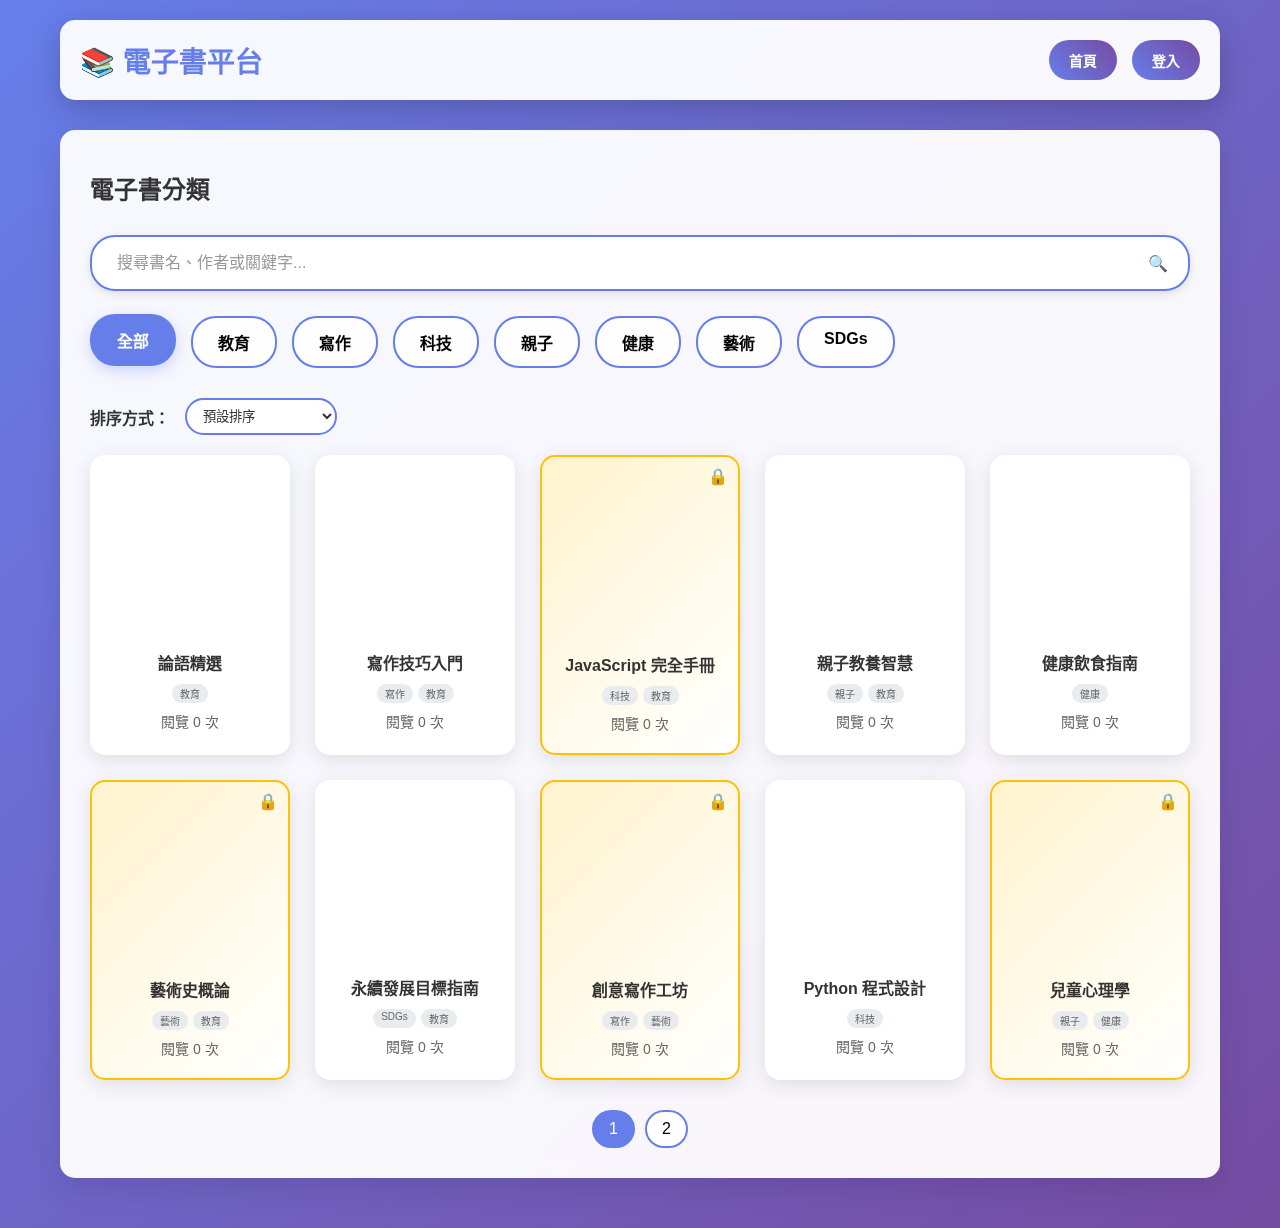
<file: ebook/index.html>
<!DOCTYPE html>
<html lang="zh-TW">

<head>
    <meta charset="UTF-8">
    <meta name="viewport" content="width=device-width, initial-scale=1.0">
    <title>電子書平台</title>
    <link rel="stylesheet" href="styles.css">
</head>

<body>
    <div class="container">
        <!-- 標頭 -->
        <div class="header">
            <div class="logo">📚 電子書平台</div>
            <div class="nav-buttons">
                <button class="btn btn-primary" onclick="showSection('home')" id="homeBtn">首頁</button>
                <button class="btn btn-secondary" onclick="showSection('admin')" id="adminBtn"
                    style="display: none;">後台管理</button>
                <button class="btn btn-secondary" onclick="logout()" id="logoutBtn" style="display: none;">登出</button>
                <button class="btn btn-primary" onclick="showSection('login')" id="loginBtn">登入</button>
            </div>
        </div>

        <!-- 登入頁面 -->
        <div class="section" id="loginSection">
            <div class="login-form">
                <h2 style="margin-bottom: 30px; color: #333;">會員登入</h2>
                <div class="form-group">
                    <label>帳號</label>
                    <input type="text" id="username" placeholder="請輸入帳號">
                </div>
                <div class="form-group">
                    <label>密碼</label>
                    <input type="password" id="password" placeholder="請輸入密碼">
                </div>
                <button class="btn btn-primary" onclick="login()" style="width: 100%; margin-top: 20px;">登入</button>
            </div>
        </div>

        <!-- 首頁 -->
        <div class="section active" id="homeSection">
            <div class="user-info" id="userInfo"></div>
            <h2 style="margin-bottom: 30px; color: #333;">電子書分類</h2>

            <!-- 搜尋功能 -->
            <div class="search-container">
                <div class="search-box">
                    <input type="text" id="searchInput" placeholder="搜尋書名、作者或關鍵字..."
                        onkeypress="handleSearchKeyPress(event)" oninput="handleSearchInput()">
                    <button class="search-btn" onclick="performSearch()">🔍</button>
                    <button class="clear-btn" onclick="clearSearch()" id="clearSearchBtn"
                        style="display: none;">✕</button>
                </div>
                <div class="search-status" id="searchStatus"></div>
            </div>

            <div class="categories" id="categories">
                <div class="category-btn active" onclick="selectCategory('all')">全部</div>
            </div>

            <!-- 排序選項 -->
            <div style="margin-bottom: 20px; display: flex; align-items: center; gap: 15px;">
                <span style="font-weight: bold; color: #333;">排序方式：</span>
                <select id="sortOption" onchange="changeSortOrder()"
                    style="padding: 8px 12px; border: 2px solid #667eea; border-radius: 20px; background: white;">
                    <option value="default">預設排序</option>
                    <option value="views_desc">閱覽次數 (高到低)</option>
                    <option value="views_asc">閱覽次數 (低到高)</option>
                    <option value="title_asc">書名 (A到Z)</option>
                    <option value="title_desc">書名 (Z到A)</option>
                    <option value="author_asc">作者 (A到Z)</option>
                    <option value="author_desc">作者 (Z到A)</option>
                </select>
            </div>

            <div class="ebooks-grid" id="ebooksGrid"></div>
            <div class="pagination" id="pagination"></div>
        </div>

        <!-- 後台管理 -->
        <div class="section" id="adminSection">
            <h2 style="margin-bottom: 30px; color: #333;">後台管理</h2>

            <!-- 管理選項卡 -->
            <div style="margin-bottom: 30px;">
                <button class="btn btn-primary" onclick="showAdminTab('books')" id="booksTabBtn">電子書管理</button>
                <button class="btn btn-secondary" onclick="showAdminTab('categories')" id="categoriesTabBtn"
                    style="margin-left: 10px;">分類管理</button>
            </div>

            <!-- 電子書管理區 -->
            <div id="booksAdminArea">
                <div style="margin-bottom: 20px;">
                    <button class="btn btn-primary" onclick="showAddEbookModal()">新增電子書</button>
                    <button class="btn btn-secondary" onclick="resetToDefault()"
                        style="margin-left: 10px;">重置為預設資料</button>
                    <button class="btn btn-secondary" onclick="exportData()" style="margin-left: 10px;">匯出資料</button>
                    <button class="btn btn-secondary" onclick="importData()" style="margin-left: 10px;">匯入資料</button>
                </div>

                <!-- 後台搜尋功能 -->
                <div class="search-container">
                    <div class="search-box">
                        <input type="text" id="adminSearchInput" placeholder="搜尋書名、作者、分類或關鍵字..."
                            onkeypress="handleAdminSearchKeyPress(event)" oninput="handleAdminSearchInput()">
                        <button class="search-btn" onclick="performAdminSearch()">🔍</button>
                        <button class="clear-btn" onclick="clearAdminSearch()" id="clearAdminSearchBtn"
                            style="display: none;">✕</button>
                    </div>
                    <div class="search-status" id="adminSearchStatus"></div>
                </div>

                <div class="categories" id="adminCategories">
                    <div class="category-btn active" onclick="selectAdminCategory('all')">全部</div>
                </div>

                <!-- 後台排序選項 -->
                <div style="margin-bottom: 20px; display: flex; align-items: center; gap: 15px;">
                    <span style="font-weight: bold; color: #333;">排序方式：</span>
                    <select id="adminSortOption" onchange="changeAdminSortOrder()"
                        style="padding: 8px 12px; border: 2px solid #667eea; border-radius: 20px; background: white;">
                        <option value="default">預設排序</option>
                        <option value="views_desc">閱覽次數 (高到低)</option>
                        <option value="views_asc">閱覽次數 (低到高)</option>
                        <option value="title_asc">書名 (A到Z)</option>
                        <option value="title_desc">書名 (Z到A)</option>
                        <option value="author_asc">作者 (A到Z)</option>
                        <option value="author_desc">作者 (Z到A)</option>
                        <option value="id_asc">ID (小到大)</option>
                        <option value="id_desc">ID (大到小)</option>
                    </select>
                </div>

                <table class="admin-table">
                    <thead>
                        <tr>
                            <th>封面</th>
                            <th>書名</th>
                            <th>作者</th>
                            <th>分類</th>
                            <th>權限</th>
                            <th>閱覽次數</th>
                            <th>操作</th>
                        </tr>
                    </thead>
                    <tbody id="adminTableBody"></tbody>
                </table>
                <div class="pagination" id="adminPagination"></div>
            </div>

            <!-- 分類管理區 -->
            <div id="categoriesAdminArea" style="display: none;">
                <div style="margin-bottom: 20px;">
                    <button class="btn btn-primary" onclick="showAddCategoryModal()">新增分類</button>
                </div>

                <table class="admin-table">
                    <thead>
                        <tr>
                            <th>分類名稱</th>
                            <th>電子書數量</th>
                            <th>操作</th>
                        </tr>
                    </thead>
                    <tbody id="categoriesTableBody"></tbody>
                </table>
            </div>
        </div>
    </div>

    <!-- 需要登入提示彈窗 -->
    <div class="modal" id="loginRequiredModal">
        <div class="modal-content">
            <div class="modal-header">
                <h3>需要登入</h3>
                <span class="close" onclick="closeLoginRequiredModal()">&times;</span>
            </div>
            <p style="margin-bottom: 20px;">此電子書需要登入才能觀看，請先登入您的帳號。</p>
            <div style="display: flex; gap: 10px; justify-content: end;">
                <button type="button" class="btn btn-secondary" onclick="closeLoginRequiredModal()">取消</button>
                <button type="button" class="btn btn-primary"
                    onclick="showSection('login'); closeLoginRequiredModal();">前往登入</button>
            </div>
        </div>
    </div>

    <!-- 新增/編輯分類彈窗 -->
    <div class="modal" id="categoryModal">
        <div class="modal-content">
            <div class="modal-header">
                <h3 id="categoryModalTitle">新增分類</h3>
                <span class="close" onclick="closeCategoryModal()">&times;</span>
            </div>
            <form id="categoryForm" onsubmit="saveCategory(event)">
                <div class="form-group">
                    <label>分類名稱</label>
                    <input type="text" id="categoryName" required placeholder="請輸入分類名稱">
                </div>
                <div style="display: flex; gap: 10px; justify-content: end;">
                    <button type="button" class="btn btn-secondary" onclick="closeCategoryModal()">取消</button>
                    <button type="submit" class="btn btn-primary">儲存</button>
                </div>
            </form>
        </div>
    </div>

    <!-- 新增/編輯電子書彈窗 -->
    <div class="modal" id="ebookModal">
        <div class="modal-content">
            <div class="modal-header">
                <h3 id="modalTitle">新增電子書</h3>
                <span class="close" onclick="closeModal()">&times;</span>
            </div>
            <form id="ebookForm" onsubmit="saveEbook(event)">
                <div class="form-group">
                    <label>書名</label>
                    <input type="text" id="ebookTitle" required>
                </div>
                <div class="form-group">
                    <label>作者</label>
                    <input type="text" id="ebookAuthor" required>
                </div>
                <div class="form-group">
                    <label>分類 (可選擇多個)</label>
                    <div id="categoryCheckboxes" class="category-checkboxes">
                        <!-- 動態生成分類勾選框 -->
                    </div>
                </div>
                <div class="form-group">
                    <label>封面照片網址</label>
                    <input type="url" id="ebookCover" placeholder="https://example.com/cover.jpg">
                </div>
                <div class="form-group">
                    <label>電子書介紹</label>
                    <textarea id="ebookDescription" rows="4"></textarea>
                </div>
                <div class="form-group">
                    <label>電子書網址</label>
                    <input type="url" id="ebookUrl" required placeholder="https://example.com/book.pdf">
                </div>
                <div class="form-group">
                    <label class="checkbox-label">
                        <input type="checkbox" id="isPublic" checked>
                        開放所有人觀看 (不勾選則需要登入才能觀看)
                    </label>
                </div>
                <div style="display: flex; gap: 10px; justify-content: end;">
                    <button type="button" class="btn btn-secondary" onclick="closeModal()">取消</button>
                    <button type="submit" class="btn btn-primary">儲存</button>
                </div>
            </form>
        </div>
    </div>

    <script src="script.js"></script>
</body>

</html>
</file>
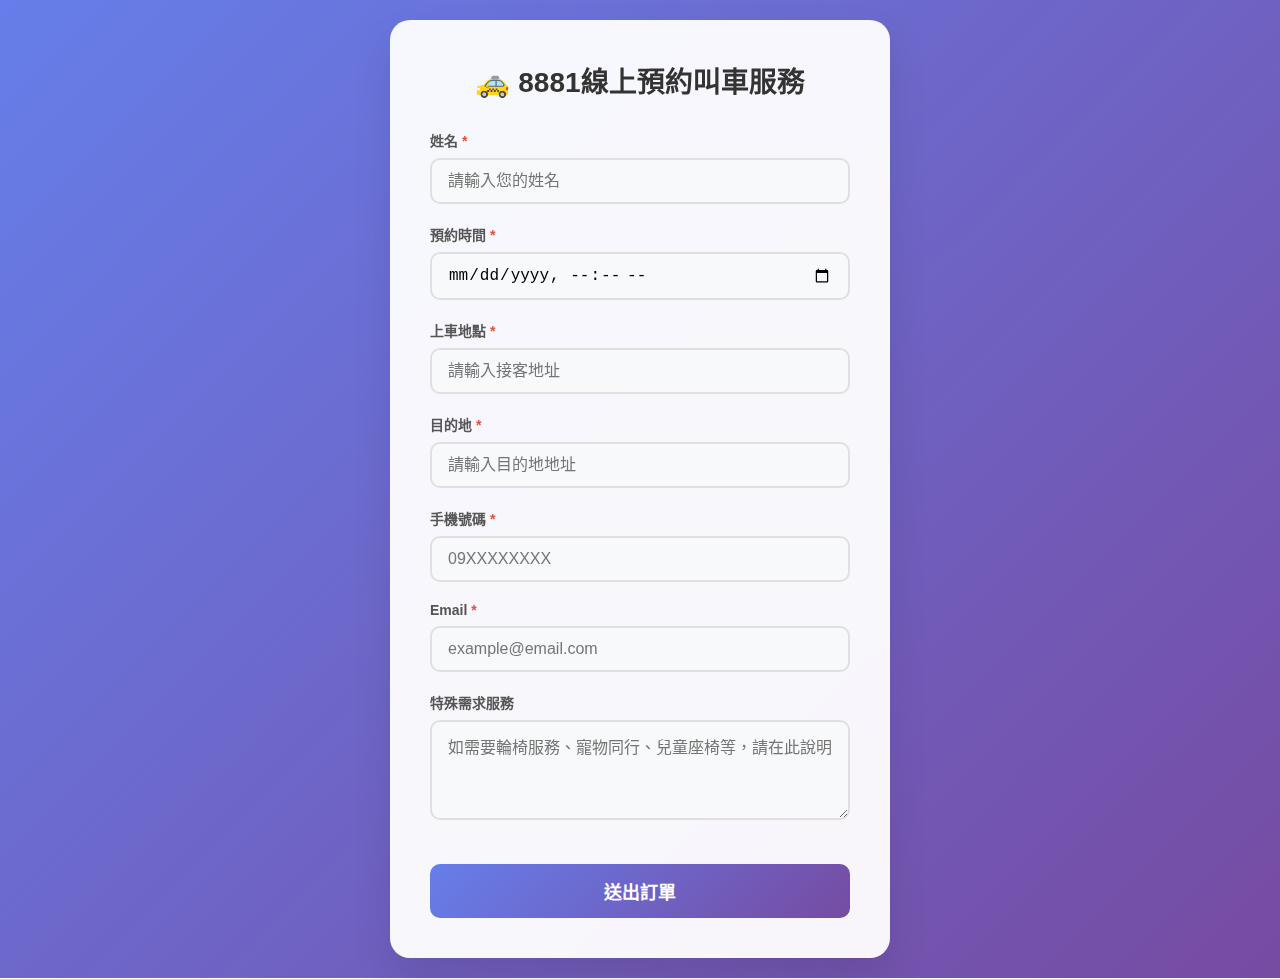
<file: car_call.html>
<!DOCTYPE html>
<html lang="zh-TW">

<head>
    <meta charset="UTF-8">
    <meta name="viewport" content="width=device-width, initial-scale=1.0">
    <title>8881線上預約叫車服務</title>
    <style>
        * {
            margin: 0;
            padding: 0;
            box-sizing: border-box;
        }

        body {
            font-family: -apple-system, BlinkMacSystemFont, "Segoe UI", Roboto, "Helvetica Neue", Arial, sans-serif;
            background: linear-gradient(135deg, #667eea 0%, #764ba2 100%);
            min-height: 100vh;
            display: flex;
            align-items: center;
            justify-content: center;
            padding: 20px;
        }

        .container {
            background: rgba(255, 255, 255, 0.95);
            backdrop-filter: blur(10px);
            border-radius: 20px;
            box-shadow: 0 20px 40px rgba(0, 0, 0, 0.1);
            padding: 40px;
            max-width: 500px;
            width: 100%;
            animation: slideIn 0.5s ease-out;
        }

        @keyframes slideIn {
            from {
                opacity: 0;
                transform: translateY(30px);
            }

            to {
                opacity: 1;
                transform: translateY(0);
            }
        }

        h1 {
            color: #333;
            text-align: center;
            margin-bottom: 30px;
            font-size: 28px;
        }

        .form-group {
            margin-bottom: 20px;
        }

        label {
            display: block;
            color: #555;
            font-weight: 600;
            margin-bottom: 8px;
            font-size: 14px;
        }

        input,
        select,
        textarea {
            width: 100%;
            padding: 12px 16px;
            border: 2px solid #e0e0e0;
            border-radius: 10px;
            font-size: 16px;
            transition: all 0.3s ease;
            background: #f8f9fa;
        }

        input:focus,
        select:focus,
        textarea:focus {
            outline: none;
            border-color: #667eea;
            background: #fff;
            transform: translateY(-2px);
            box-shadow: 0 5px 15px rgba(102, 126, 234, 0.1);
        }

        input[type="datetime-local"] {
            cursor: pointer;
        }

        textarea {
            resize: vertical;
            min-height: 100px;
        }

        .submit-btn {
            width: 100%;
            padding: 14px;
            background: linear-gradient(135deg, #667eea 0%, #764ba2 100%);
            color: white;
            border: none;
            border-radius: 10px;
            font-size: 18px;
            font-weight: 600;
            cursor: pointer;
            transition: all 0.3s ease;
            margin-top: 20px;
        }

        .submit-btn:hover {
            transform: translateY(-2px);
            box-shadow: 0 10px 25px rgba(102, 126, 234, 0.3);
        }

        .submit-btn:active {
            transform: translateY(0);
        }

        .modal {
            display: none;
            position: fixed;
            z-index: 1000;
            left: 0;
            top: 0;
            width: 100%;
            height: 100%;
            background-color: rgba(0, 0, 0, 0.5);
            animation: fadeIn 0.3s ease;
        }

        @keyframes fadeIn {
            from {
                opacity: 0;
            }

            to {
                opacity: 1;
            }
        }

        .modal-content {
            background-color: #fefefe;
            margin: 5% auto;
            padding: 30px;
            border-radius: 15px;
            width: 90%;
            max-width: 600px;
            animation: slideDown 0.3s ease;
        }

        @keyframes slideDown {
            from {
                opacity: 0;
                transform: translateY(-50px);
            }

            to {
                opacity: 1;
                transform: translateY(0);
            }
        }

        .close {
            color: #aaa;
            float: right;
            font-size: 28px;
            font-weight: bold;
            cursor: pointer;
            transition: color 0.3s ease;
        }

        .close:hover {
            color: #000;
        }

        .order-details {
            margin: 20px 0;
            line-height: 1.8;
        }

        .order-details p {
            margin: 10px 0;
            padding: 10px;
            background: #f8f9fa;
            border-radius: 8px;
        }

        .email-btn {
            display: inline-block;
            padding: 12px 24px;
            background: #28a745;
            color: white;
            text-decoration: none;
            border-radius: 8px;
            margin-top: 20px;
            transition: all 0.3s ease;
        }

        .email-btn:hover {
            background: #218838;
            transform: translateY(-2px);
            box-shadow: 0 5px 15px rgba(40, 167, 69, 0.3);
        }

        .required {
            color: #e74c3c;
        }
    </style>
</head>

<body>
    <div class="container">
        <h1>🚕 8881線上預約叫車服務</h1>
        <form id="bookingForm">
            <div class="form-group">
                <label for="name">姓名 <span class="required">*</span></label>
                <input type="text" id="name" name="name" required placeholder="請輸入您的姓名">
            </div>

            <div class="form-group">
                <label for="arrivalTime">預約時間 <span class="required">*</span></label>
                <input type="datetime-local" id="arrivalTime" name="arrivalTime" required>
            </div>

            <div class="form-group">
                <label for="pickupLocation">上車地點 <span class="required">*</span></label>
                <input type="text" id="pickupLocation" name="pickupLocation" required placeholder="請輸入接客地址">
            </div>

            <div class="form-group">
                <label for="destination">目的地 <span class="required">*</span></label>
                <input type="text" id="destination" name="destination" required placeholder="請輸入目的地地址">
            </div>

            <div class="form-group">
                <label for="phone">手機號碼 <span class="required">*</span></label>
                <input type="tel" id="phone" name="phone" required placeholder="09XXXXXXXX"
                    pattern="[0-9]{4}[0-9]{3}[0-9]{3}">
            </div>

            <div class="form-group">
                <label for="email">Email <span class="required">*</span></label>
                <input type="email" id="email" name="email" required placeholder="example@email.com">
            </div>

            <div class="form-group">
                <label for="specialService">特殊需求服務</label>
                <textarea id="specialService" name="specialService" placeholder="如需要輪椅服務、寵物同行、兒童座椅等，請在此說明"></textarea>
            </div>

            <button type="submit" class="submit-btn">送出訂單</button>
        </form>
    </div>

    <div id="modal" class="modal">
        <div class="modal-content">
            <span class="close">&times;</span>
            <h2>✅ 訂單已確認</h2>
            <div class="order-details" id="orderDetails"></div>
            <a href="" id="emailLink" class="email-btn">📧 點擊發送郵件確認</a>
        </div>
    </div>

    <script>
        // 設定最小時間為現在
        const now = new Date();
        const localDateTime = new Date(now.getTime() - now.getTimezoneOffset() * 60000).toISOString().slice(0, 16);
        document.getElementById('arrivalTime').min = localDateTime;

        // 表單提交處理
        document.getElementById('bookingForm').addEventListener('submit', function (e) {
            e.preventDefault();

            // 收集表單資料
            const formData = {
                name: document.getElementById('name').value,
                arrivalTime: new Date(document.getElementById('arrivalTime').value).toLocaleString('zh-TW'),
                pickupLocation: document.getElementById('pickupLocation').value,
                destination: document.getElementById('destination').value,
                phone: document.getElementById('phone').value,
                email: document.getElementById('email').value,
                specialService: document.getElementById('specialService').value || '無'
            };

            // 建立郵件內容
            const emailSubject = `叫車服務預約 - ${formData.name}`;
            const emailBody = `
叫車服務預約詳情：

姓名：${formData.name}
預約時間：${formData.arrivalTime}
上車地點：${formData.pickupLocation}
目的地：${formData.destination}
手機號碼：${formData.phone}
Email：${formData.email}
特殊需求服務：${formData.specialService}

預約時間：${new Date().toLocaleString('zh-TW')}
            `.trim();

            // 建立mailto連結
            const mailtoLink = `mailto:kwcmath@gmail.com?subject=${encodeURIComponent(emailSubject)}&body=${encodeURIComponent(emailBody)}`;
            document.getElementById('emailLink').href = mailtoLink;

            // 顯示訂單詳情
            const orderDetailsHTML = `
                <p><strong>姓名：</strong>${formData.name}</p>
                <p><strong>預約時間：</strong>${formData.arrivalTime}</p>
                <p><strong>上車地點：</strong>${formData.pickupLocation}</p>
                <p><strong>目的地：</strong>${formData.destination}</p>
                <p><strong>手機號碼：</strong>${formData.phone}</p>
                <p><strong>Email：</strong>${formData.email}</p>
                <p><strong>特殊需求服務：</strong>${formData.specialService}</p>
            `;
            document.getElementById('orderDetails').innerHTML = orderDetailsHTML;

            // 顯示模態視窗
            document.getElementById('modal').style.display = 'block';
        });

        // 關閉模態視窗
        document.getElementsByClassName('close')[0].onclick = function () {
            document.getElementById('modal').style.display = 'none';
            // 重置表單
            document.getElementById('bookingForm').reset();
        }

        // 點擊模態視窗外部關閉
        window.onclick = function (event) {
            const modal = document.getElementById('modal');
            if (event.target == modal) {
                modal.style.display = 'none';
                document.getElementById('bookingForm').reset();
            }
        }
    </script>
</body>

</html>
</file>
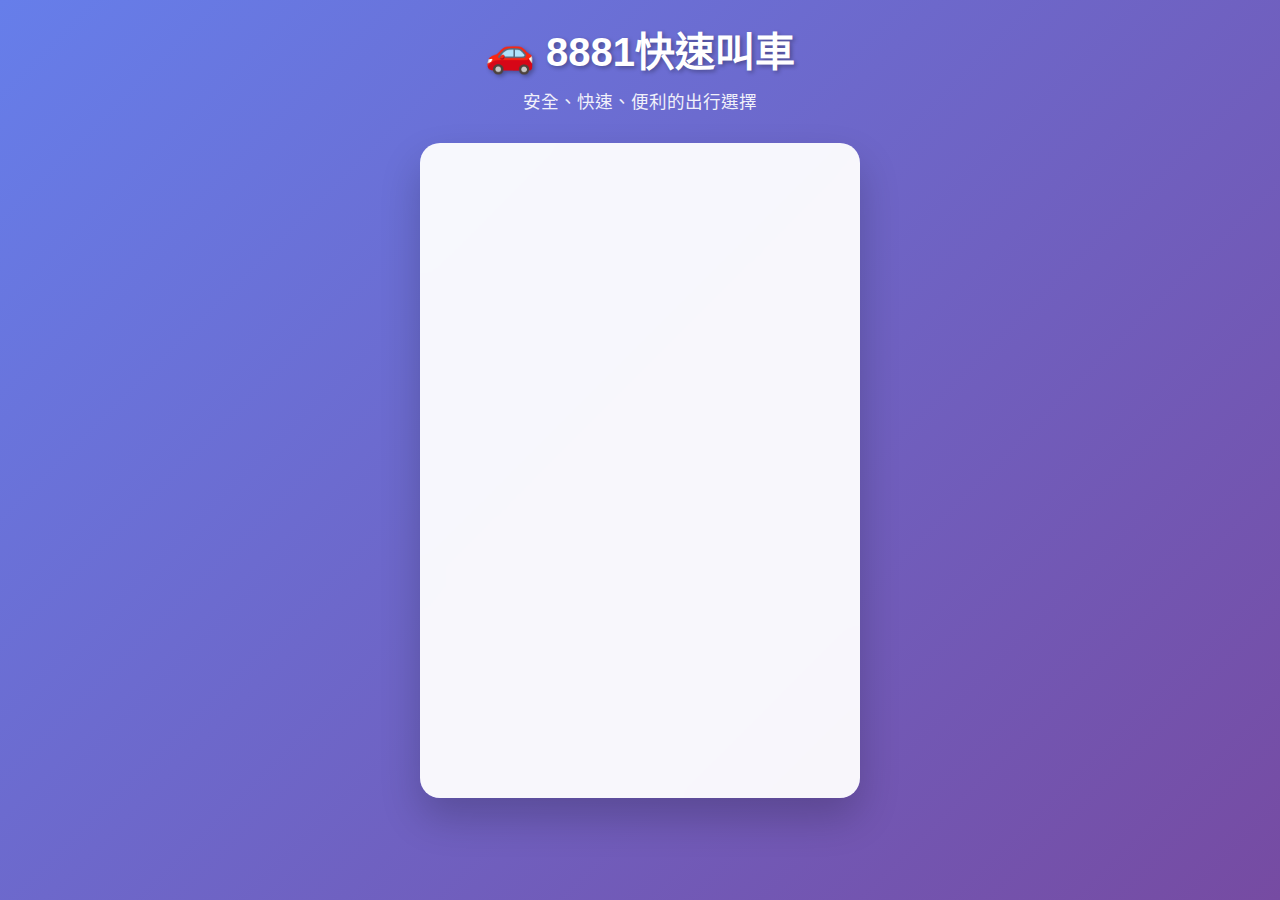
<file: car_fast.html>
<!DOCTYPE html>
<html lang="zh-TW">
<head>
    <meta charset="UTF-8">
    <meta name="viewport" content="width=device-width, initial-scale=1.0">
    <title>快速叫車 - 您的智慧出行夥伴</title>
    <style>
        * {
            margin: 0;
            padding: 0;
            box-sizing: border-box;
        }

        body {
            font-family: -apple-system, BlinkMacSystemFont, 'Segoe UI', Roboto, Arial, sans-serif;
            background: linear-gradient(135deg, #667eea 0%, #764ba2 100%);
            min-height: 100vh;
            color: #333;
            overflow-x: hidden;
        }

        .container {
            max-width: 480px;
            margin: 0 auto;
            padding: 20px;
            min-height: 100vh;
        }

        .header {
            text-align: center;
            color: white;
            margin-bottom: 30px;
            animation: fadeInDown 0.8s ease-out;
        }

        .header h1 {
            font-size: 2.5em;
            margin-bottom: 10px;
            text-shadow: 2px 2px 4px rgba(0,0,0,0.3);
        }

        .header p {
            font-size: 1.1em;
            opacity: 0.9;
        }

        .booking-card {
            background: rgba(255, 255, 255, 0.95);
            border-radius: 20px;
            padding: 30px;
            box-shadow: 0 20px 40px rgba(0,0,0,0.2);
            backdrop-filter: blur(10px);
            animation: slideUp 0.6s ease-out;
        }

        .location-section {
            margin-bottom: 25px;
        }

        .location-input {
            position: relative;
            margin-bottom: 15px;
            animation: fadeIn 0.8s ease-out forwards;
            opacity: 0;
        }

        .location-input:nth-child(2) {
            animation-delay: 0.2s;
        }

        .location-input label {
            display: block;
            font-weight: 600;
            margin-bottom: 8px;
            color: #555;
            font-size: 0.9em;
        }

        .input-wrapper {
            position: relative;
            display: flex;
            align-items: center;
        }

        .location-icon {
            position: absolute;
            left: 15px;
            font-size: 1.2em;
        }

        .pickup-icon {
            color: #4CAF50;
        }

        .destination-icon {
            color: #FF5722;
        }

        input[type="text"] {
            width: 100%;
            padding: 15px 15px 15px 45px;
            border: 2px solid #e0e0e0;
            border-radius: 12px;
            font-size: 1em;
            transition: all 0.3s ease;
            background: #f8f8f8;
        }

        input[type="text"]:focus {
            outline: none;
            border-color: #667eea;
            background: white;
            transform: translateY(-2px);
            box-shadow: 0 5px 15px rgba(102, 126, 234, 0.2);
        }

        .current-location-btn {
            position: absolute;
            right: 10px;
            background: #667eea;
            color: white;
            border: none;
            padding: 8px 15px;
            border-radius: 8px;
            cursor: pointer;
            font-size: 0.85em;
            transition: all 0.3s ease;
        }

        .current-location-btn:hover {
            background: #5a67d8;
            transform: scale(1.05);
        }

        .car-types {
            margin: 25px 0;
            animation: fadeIn 1s ease-out forwards;
            opacity: 0;
            animation-delay: 0.4s;
        }

        .car-types h3 {
            margin-bottom: 15px;
            color: #555;
        }

        .car-options {
            display: grid;
            grid-template-columns: repeat(3, 1fr);
            gap: 10px;
        }

        .car-option {
            background: #f5f5f5;
            border: 2px solid #e0e0e0;
            border-radius: 12px;
            padding: 15px 10px;
            text-align: center;
            cursor: pointer;
            transition: all 0.3s ease;
            position: relative;
            overflow: hidden;
        }

        .car-option::before {
            content: '';
            position: absolute;
            top: 0;
            left: -100%;
            width: 100%;
            height: 100%;
            background: linear-gradient(90deg, transparent, rgba(255,255,255,0.4), transparent);
            transition: left 0.5s ease;
        }

        .car-option:hover::before {
            left: 100%;
        }

        .car-option:hover {
            transform: translateY(-5px);
            box-shadow: 0 5px 15px rgba(0,0,0,0.1);
        }

        .car-option.selected {
            background: linear-gradient(135deg, #667eea, #764ba2);
            color: white;
            border-color: #667eea;
            transform: scale(1.05);
        }

        .car-icon {
            font-size: 2em;
            margin-bottom: 5px;
        }

        .car-name {
            font-size: 0.9em;
            font-weight: 600;
        }

        .car-price {
            font-size: 0.8em;
            opacity: 0.8;
            margin-top: 3px;
        }

        .fare-estimate {
            background: linear-gradient(135deg, #f5f5f5, #e8e8e8);
            padding: 20px;
            border-radius: 12px;
            margin: 20px 0;
            text-align: center;
            animation: fadeIn 1.2s ease-out forwards;
            opacity: 0;
            animation-delay: 0.6s;
        }

        .fare-estimate h3 {
            color: #555;
            margin-bottom: 10px;
        }

        .fare-amount {
            font-size: 2.5em;
            color: #667eea;
            font-weight: bold;
            animation: pulse 2s infinite;
        }

        .book-btn {
            width: 100%;
            padding: 18px;
            background: linear-gradient(135deg, #667eea, #764ba2);
            color: white;
            border: none;
            border-radius: 12px;
            font-size: 1.2em;
            font-weight: 600;
            cursor: pointer;
            transition: all 0.3s ease;
            position: relative;
            overflow: hidden;
            animation: fadeIn 1.4s ease-out forwards;
            opacity: 0;
            animation-delay: 0.8s;
        }

        .book-btn::after {
            content: '';
            position: absolute;
            top: 50%;
            left: 50%;
            width: 0;
            height: 0;
            background: rgba(255,255,255,0.3);
            border-radius: 50%;
            transform: translate(-50%, -50%);
            transition: width 0.6s ease, height 0.6s ease;
        }

        .book-btn:active::after {
            width: 300px;
            height: 300px;
        }

        .book-btn:hover {
            transform: translateY(-3px);
            box-shadow: 0 10px 25px rgba(102, 126, 234, 0.3);
        }

        .book-btn:disabled {
            background: #ccc;
            cursor: not-allowed;
            transform: none;
        }

        .loading-overlay {
            position: fixed;
            top: 0;
            left: 0;
            width: 100%;
            height: 100%;
            background: rgba(0,0,0,0.8);
            display: none;
            justify-content: center;
            align-items: center;
            z-index: 1000;
        }

        .loading-content {
            background: white;
            padding: 40px;
            border-radius: 20px;
            text-align: center;
            animation: scaleIn 0.3s ease-out;
        }

        .spinner {
            width: 60px;
            height: 60px;
            border: 5px solid #f3f3f3;
            border-top: 5px solid #667eea;
            border-radius: 50%;
            animation: spin 1s linear infinite;
            margin: 0 auto 20px;
        }

        .success-message {
            display: none;
            background: #4CAF50;
            color: white;
            padding: 20px;
            border-radius: 12px;
            text-align: center;
            margin-top: 20px;
            animation: slideIn 0.5s ease-out;
        }

        .success-icon {
            font-size: 3em;
            margin-bottom: 10px;
            animation: bounce 0.5s ease-out;
        }

        @keyframes fadeInDown {
            from {
                opacity: 0;
                transform: translateY(-30px);
            }
            to {
                opacity: 1;
                transform: translateY(0);
            }
        }

        @keyframes slideUp {
            from {
                opacity: 0;
                transform: translateY(50px);
            }
            to {
                opacity: 1;
                transform: translateY(0);
            }
        }

        @keyframes fadeIn {
            from {
                opacity: 0;
            }
            to {
                opacity: 1;
            }
        }

        @keyframes spin {
            0% { transform: rotate(0deg); }
            100% { transform: rotate(360deg); }
        }

        @keyframes pulse {
            0% { transform: scale(1); }
            50% { transform: scale(1.05); }
            100% { transform: scale(1); }
        }

        @keyframes scaleIn {
            from {
                transform: scale(0.8);
                opacity: 0;
            }
            to {
                transform: scale(1);
                opacity: 1;
            }
        }

        @keyframes slideIn {
            from {
                transform: translateX(-100%);
            }
            to {
                transform: translateX(0);
            }
        }

        @keyframes bounce {
            0%, 20%, 50%, 80%, 100% {
                transform: translateY(0);
            }
            40% {
                transform: translateY(-20px);
            }
            60% {
                transform: translateY(-10px);
            }
        }

        @media (max-width: 480px) {
            .container {
                padding: 15px;
            }
            
            .booking-card {
                padding: 20px;
            }
            
            .header h1 {
                font-size: 2em;
            }
            
            .car-options {
                grid-template-columns: repeat(2, 1fr);
            }
        }
    </style>
</head>
<body>
    <div class="container">
        <div class="header">
            <h1>🚗 8881快速叫車</h1>
            <p>安全、快速、便利的出行選擇</p>
        </div>

        <div class="booking-card">
            <div class="location-section">
                <div class="location-input">
                    <label for="pickup">上車地點</label>
                    <div class="input-wrapper">
                        <span class="location-icon pickup-icon">📍</span>
                        <input type="text" id="pickup" placeholder="請輸入上車地址">
                        <button class="current-location-btn" onclick="getCurrentLocation()">📍 目前位置</button>
                    </div>
                </div>

                <div class="location-input">
                    <label for="destination">目的地</label>
                    <div class="input-wrapper">
                        <span class="location-icon destination-icon">🎯</span>
                        <input type="text" id="destination" placeholder="請輸入目的地地址">
                    </div>
                </div>
            </div>

            <div class="car-types">
                <h3>選擇車型</h3>
                <div class="car-options">
                    <div class="car-option" onclick="selectCar(this, 'economy', 80)">
                        <div class="car-icon">🚗</div>
                        <div class="car-name">經濟型</div>
                        <div class="car-price">起跳 $80</div>
                    </div>
                    <div class="car-option" onclick="selectCar(this, 'comfort', 120)">
                        <div class="car-icon">🚙</div>
                        <div class="car-name">舒適型</div>
                        <div class="car-price">起跳 $120</div>
                    </div>
                    <div class="car-option" onclick="selectCar(this, 'premium', 180)">
                        <div class="car-icon">🚕</div>
                        <div class="car-name">尊榮型</div>
                        <div class="car-price">起跳 $180</div>
                    </div>
                </div>
            </div>

            <div class="fare-estimate">
                <h3>預估車資</h3>
                <div class="fare-amount" id="fareAmount">$0</div>
            </div>

            <button class="book-btn" id="bookBtn" onclick="bookRide()" disabled>
                立即叫車
            </button>

            <div class="success-message" id="successMessage">
                <div class="success-icon">✅</div>
                <h3>叫車成功！</h3>
                <p>司機正在前往您的位置，預計 5-10 分鐘抵達</p>
            </div>
        </div>
    </div>

    <div class="loading-overlay" id="loadingOverlay">
        <div class="loading-content">
            <div class="spinner"></div>
            <h3>正在為您安排車輛...</h3>
            <p>請稍候片刻</p>
        </div>
    </div>

    <script>
        let selectedCar = null;
        let basePrice = 0;

        function getCurrentLocation() {
            const pickupInput = document.getElementById('pickup');
            pickupInput.value = '正在獲取位置...';
            
            // 模擬獲取位置
            setTimeout(() => {
                pickupInput.value = '雲林縣斗六市中山路123號';
                checkFormValidity();
                updateFareEstimate();
            }, 1500);
        }

        function selectCar(element, type, price) {
            // 移除其他選中狀態
            document.querySelectorAll('.car-option').forEach(option => {
                option.classList.remove('selected');
            });
            
            // 添加選中狀態
            element.classList.add('selected');
            selectedCar = type;
            basePrice = price;
            
            checkFormValidity();
            updateFareEstimate();
        }

        function checkFormValidity() {
            const pickup = document.getElementById('pickup').value;
            const destination = document.getElementById('destination').value;
            const bookBtn = document.getElementById('bookBtn');
            
            if (pickup && destination && selectedCar) {
                bookBtn.disabled = false;
            } else {
                bookBtn.disabled = true;
            }
        }

        function updateFareEstimate() {
            const pickup = document.getElementById('pickup').value;
            const destination = document.getElementById('destination').value;
            const fareAmount = document.getElementById('fareAmount');
            
            if (pickup && destination && selectedCar) {
                // 模擬距離計算（實際應用中應使用地圖API）
                const distance = Math.random() * 10 + 2; // 2-12公里
                const estimatedFare = Math.round(basePrice + (distance * 15)); // 每公里15元
                fareAmount.textContent = `$${estimatedFare} - ${estimatedFare + 50}`;
            } else {
                fareAmount.textContent = '$0';
            }
        }

        function bookRide() {
            const loadingOverlay = document.getElementById('loadingOverlay');
            const successMessage = document.getElementById('successMessage');
            const bookBtn = document.getElementById('bookBtn');
            
            // 顯示載入畫面
            loadingOverlay.style.display = 'flex';
            
            // 模擬叫車過程
            setTimeout(() => {
                loadingOverlay.style.display = 'none';
                successMessage.style.display = 'block';
                bookBtn.style.display = 'none';
                
                // 3秒後重置表單
                setTimeout(() => {
                    resetForm();
                }, 3000);
            }, 2000);
        }

        function resetForm() {
            document.getElementById('pickup').value = '';
            document.getElementById('destination').value = '';
            document.querySelectorAll('.car-option').forEach(option => {
                option.classList.remove('selected');
            });
            selectedCar = null;
            basePrice = 0;
            document.getElementById('fareAmount').textContent = '$0';
            document.getElementById('bookBtn').disabled = true;
            document.getElementById('bookBtn').style.display = 'block';
            document.getElementById('successMessage').style.display = 'none';
        }

        // 監聽輸入變化
        document.getElementById('pickup').addEventListener('input', function() {
            checkFormValidity();
            updateFareEstimate();
        });

        document.getElementById('destination').addEventListener('input', function() {
            checkFormValidity();
            updateFareEstimate();
        });

        // 頁面載入動畫
        window.addEventListener('load', function() {
            document.body.style.opacity = '1';
        });
    </script>
</body>
</html>
</file>
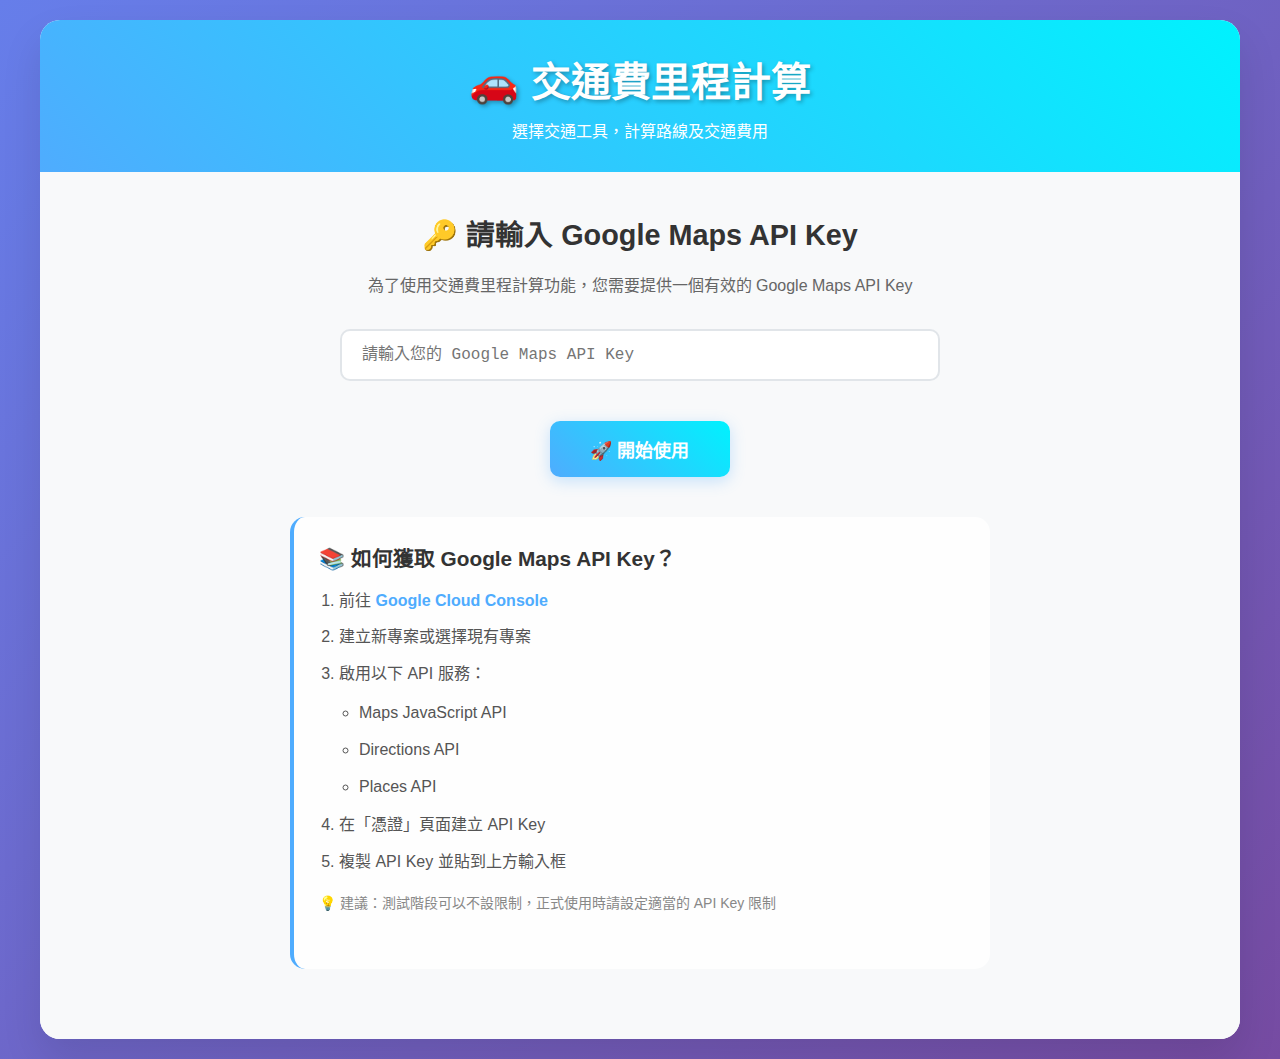
<file: map.html>
<!DOCTYPE html>
<html lang="zh-TW">

<head>
    <meta charset="UTF-8">
    <meta name="viewport" content="width=device-width, initial-scale=1.0">
    <title>交通費里程計算</title>
    <style>
        * {
            margin: 0;
            padding: 0;
            box-sizing: border-box;
        }

        body {
            font-family: 'Segoe UI', Tahoma, Geneva, Verdana, sans-serif;
            background: linear-gradient(135deg, #667eea 0%, #764ba2 100%);
            min-height: 100vh;
            padding: 20px;
        }

        .container {
            max-width: 1200px;
            margin: 0 auto;
            background: rgba(255, 255, 255, 0.95);
            border-radius: 20px;
            box-shadow: 0 20px 40px rgba(0, 0, 0, 0.1);
            overflow: hidden;
        }

        .header {
            background: linear-gradient(45deg, #4facfe 0%, #00f2fe 100%);
            color: white;
            padding: 30px;
            text-align: center;
        }

        .header h1 {
            font-size: 2.5em;
            margin-bottom: 10px;
            text-shadow: 2px 2px 4px rgba(0, 0, 0, 0.3);
        }

        /* API Key 設定區域 */
        .api-setup {
            padding: 40px;
            text-align: center;
            background: #f8f9fa;
        }

        .api-setup h2 {
            color: #333;
            margin-bottom: 20px;
            font-size: 1.8em;
        }

        .api-setup p {
            color: #666;
            margin-bottom: 30px;
            font-size: 16px;
            line-height: 1.6;
        }

        .api-input-group {
            max-width: 600px;
            margin: 0 auto 30px;
        }

        .api-input-group input {
            width: 100%;
            padding: 15px 20px;
            border: 2px solid #e1e5e9;
            border-radius: 10px;
            font-size: 16px;
            transition: all 0.3s ease;
            background: white;
            font-family: 'Courier New', monospace;
        }

        .api-input-group input:focus {
            outline: none;
            border-color: #4facfe;
            box-shadow: 0 0 0 3px rgba(79, 172, 254, 0.1);
        }

        .api-tutorial {
            background: rgba(255, 255, 255, 0.8);
            padding: 25px;
            border-radius: 15px;
            margin: 30px auto;
            max-width: 700px;
            text-align: left;
            border-left: 4px solid #4facfe;
        }

        .api-tutorial h3 {
            color: #333;
            margin-bottom: 15px;
            font-size: 1.3em;
        }

        .api-tutorial ol {
            color: #555;
            line-height: 1.8;
            padding-left: 20px;
        }

        .api-tutorial li {
            margin-bottom: 8px;
        }

        .api-tutorial a {
            color: #4facfe;
            text-decoration: none;
            font-weight: 600;
        }

        .api-tutorial a:hover {
            text-decoration: underline;
        }

        /* 主要應用區域 */
        .content {
            display: grid;
            grid-template-columns: 1fr 2fr;
            gap: 30px;
            padding: 30px;
        }

        .right-panel {
            display: flex;
            flex-direction: column;
            gap: 20px;
        }

        .cost-calculation-panel {
            background: #f8f9fa;
            border-radius: 15px;
            box-shadow: 0 10px 25px rgba(0, 0, 0, 0.05);
        }

        .controls {
            background: #f8f9fa;
            padding: 25px;
            border-radius: 15px;
            box-shadow: 0 10px 25px rgba(0, 0, 0, 0.05);
        }

        .api-status {
            background: linear-gradient(45deg, #00b894 0%, #00cec9 100%);
            color: white;
            padding: 15px;
            border-radius: 10px;
            margin-bottom: 20px;
            text-align: center;
            font-weight: 600;
        }

        .input-group {
            margin-bottom: 20px;
        }

        .input-group label {
            display: block;
            margin-bottom: 8px;
            font-weight: 600;
            color: #333;
            font-size: 16px;
        }

        .input-group input {
            width: 100%;
            padding: 15px;
            border: 2px solid #e1e5e9;
            border-radius: 10px;
            font-size: 16px;
            transition: all 0.3s ease;
            background: white;
        }

        .input-group input:focus {
            outline: none;
            border-color: #4facfe;
            box-shadow: 0 0 0 3px rgba(79, 172, 254, 0.1);
        }

        .input-group select {
            width: 100%;
            padding: 15px;
            border: 2px solid #e1e5e9;
            border-radius: 10px;
            font-size: 16px;
            transition: all 0.3s ease;
            background: white;
            cursor: pointer;
        }

        .input-group select:focus {
            outline: none;
            border-color: #4facfe;
            box-shadow: 0 0 0 3px rgba(79, 172, 254, 0.1);
        }

        .radio-group {
            display: flex;
            flex-direction: column;
            gap: 12px;
        }

        .radio-option {
            display: flex;
            align-items: center;
            padding: 15px;
            border: 2px solid #e1e5e9;
            border-radius: 10px;
            cursor: pointer;
            transition: all 0.3s ease;
            background: white;
            position: relative;
        }

        .radio-option:hover {
            border-color: #4facfe;
            box-shadow: 0 2px 8px rgba(79, 172, 254, 0.1);
        }

        .radio-option input[type="radio"] {
            position: absolute;
            opacity: 0;
            cursor: pointer;
        }

        .radio-custom {
            width: 20px;
            height: 20px;
            border: 2px solid #ddd;
            border-radius: 50%;
            margin-right: 12px;
            position: relative;
            transition: all 0.3s ease;
        }

        .radio-option input[type="radio"]:checked+.radio-custom {
            border-color: #4facfe;
            background: #4facfe;
        }

        .radio-option input[type="radio"]:checked+.radio-custom::after {
            content: '';
            position: absolute;
            top: 50%;
            left: 50%;
            transform: translate(-50%, -50%);
            width: 8px;
            height: 8px;
            border-radius: 50%;
            background: white;
        }

        .radio-option input[type="radio"]:checked~.radio-text {
            color: #4facfe;
            font-weight: 600;
        }

        .radio-text {
            font-size: 16px;
            color: #333;
            transition: all 0.3s ease;
        }

        .btn {
            background: linear-gradient(45deg, #4facfe 0%, #00f2fe 100%);
            color: white;
            border: none;
            padding: 15px 30px;
            border-radius: 10px;
            font-size: 16px;
            font-weight: 600;
            cursor: pointer;
            transition: all 0.3s ease;
            margin: 10px 5px;
            box-shadow: 0 4px 15px rgba(79, 172, 254, 0.3);
            width: calc(60% - 10px);
        }

        .btn:hover {
            transform: translateY(-2px);
            box-shadow: 0 8px 20px rgba(79, 172, 254, 0.4);
        }

        .btn-api {
            width: auto;
            padding: 15px 40px;
            font-size: 18px;
        }

        .btn-clear {
            background: linear-gradient(45deg, #ff7675 0%, #fd79a8 100%);
            box-shadow: 0 4px 15px rgba(255, 118, 117, 0.3);
        }

        .btn-print {
            background: linear-gradient(45deg, #6c5ce7 0%, #a29bfe 100%);
            box-shadow: 0 4px 15px rgba(108, 92, 231, 0.3);
            width: 100%;
            margin: 10px 0;
        }

        .btn-clear:hover {
            box-shadow: 0 8px 20px rgba(255, 118, 117, 0.4);
        }

        .btn-print {
            background: linear-gradient(45deg, #6c5ce7 0%, #a29bfe 100%);
            box-shadow: 0 4px 15px rgba(108, 92, 231, 0.3);
            width: 100%;
            margin: 10px 0;
        }

        .btn-print:hover {
            box-shadow: 0 8px 20px rgba(108, 92, 231, 0.4);
        }

        .print-header {
            display: none;
            text-align: center;
            margin-bottom: 30px;
            border-bottom: 2px solid #333;
            padding-bottom: 20px;
        }

        .print-header h1 {
            font-size: 28px;
            color: #333;
            margin-bottom: 10px;
            font-weight: bold;
        }

        /* 列印時顯示標題 */
        @media print {
            .print-header {
                display: block !important;
            }
        }

        @media print {
            * {
                -webkit-print-color-adjust: exact !important;
                color-adjust: exact !important;
            }

            body {
                background: white !important;
                margin: 0;
                padding: 20px;
                font-family: Arial, sans-serif;
            }

            .no-print {
                display: none !important;
            }

            .right-panel {
                display: block !important;
                width: 100% !important;
                margin: 0 !important;
                gap: 20px !important;
            }

            .map-container {
                height: 400px !important;
                width: 100% !important;
                margin-bottom: 20px !important;
                border: 2px solid #333 !important;
                page-break-inside: avoid;
            }

            .route-info {
                background: white !important;
                border: 2px solid #333 !important;
                margin: 10px 0 !important;
                page-break-inside: avoid;
            }

            .route-info h3 {
                color: #333 !important;
                font-size: 16px !important;
                font-weight: bold !important;
                border-bottom: 1px solid #333 !important;
                padding-bottom: 8px !important;
            }

            .btn-route-select {
                display: none !important;
            }

            .route-details {
                display: flex !important;
                gap: 15px !important;
            }

            .route-stat {
                background: #f8f9fa !important;
                border: 1px solid #333 !important;
                padding: 10px !important;
                text-align: center !important;
                flex: 1 !important;
            }

            .route-stat .label {
                font-size: 12px !important;
                color: #333 !important;
                font-weight: bold !important;
                margin-bottom: 5px !important;
            }

            .route-stat .value {
                font-size: 14px !important;
                font-weight: bold !important;
                color: #333 !important;
            }

            .cost-calculation-panel {
                background: white !important;
                border: 2px solid #333 !important;
                margin-top: 20px !important;
                page-break-inside: avoid;
            }

            .route-comparison {
                background: #f0f0f0 !important;
                border: none !important;
                margin: 0 !important;
            }

            .route-comparison h3 {
                color: #333 !important;
                font-size: 18px !important;
                font-weight: bold !important;
                margin-bottom: 15px !important;
            }

            .cost-calculation {
                background: white !important;
            }

            .cost-selector label {
                color: #333 !important;
                font-weight: bold !important;
            }

            .radio-option {
                border: 1px solid #333 !important;
                background: white !important;
            }

            .radio-option input[type="radio"]:checked~.radio-text {
                color: #333 !important;
                font-weight: bold !important;
            }

            .cost-breakdown {
                margin-top: 15px !important;
            }

            .cost-item {
                background: white !important;
                border: 1px solid #333 !important;
                color: #333 !important;
                margin-bottom: 8px !important;
                padding: 10px !important;
            }

            .cost-item.total-cost {
                background: #f0f0f0 !important;
                border: 2px solid #333 !important;
                font-weight: bold !important;
                font-size: 16px !important;
            }

            .cost-label,
            .cost-value {
                color: #333 !important;
            }

            /* 隱藏不需要的元素 */
            .container>.header,
            .content>.controls {
                display: none !important;
            }

            .content {
                display: block !important;
                padding: 0 !important;
            }
        }

        .btn-change-api {
            background: linear-gradient(45deg, #fdcb6e 0%, #e17055 100%);
            box-shadow: 0 4px 15px rgba(253, 203, 110, 0.3);
            width: 100%;
            margin: 0 0 20px 0;
        }

        .btn-change-api:hover {
            box-shadow: 0 8px 20px rgba(253, 203, 110, 0.4);
        }

        .route-info {
            background: #fff;
            padding: 20px;
            border-radius: 15px;
            margin: 20px 0;
            box-shadow: 0 5px 15px rgba(0, 0, 0, 0.08);
            border-left: 4px solid #4facfe;
        }

        .route-info h3 {
            color: #333;
            margin-bottom: 15px;
            font-size: 1.2em;
            display: flex;
            justify-content: space-between;
            align-items: center;
        }

        .btn-route-select {
            background: linear-gradient(45deg, #00b894 0%, #00cec9 100%);
            color: white;
            border: none;
            padding: 8px 15px;
            border-radius: 6px;
            font-size: 12px;
            font-weight: 600;
            cursor: pointer;
            transition: all 0.3s ease;
            margin-left: 10px;
        }

        .btn-route-select:hover {
            transform: translateY(-1px);
            box-shadow: 0 4px 12px rgba(0, 184, 148, 0.4);
        }

        .btn-route-select.active {
            background: linear-gradient(45deg, #fd79a8 0%, #fdcb6e 100%);
            box-shadow: 0 4px 12px rgba(253, 121, 168, 0.4);
        }

        .route-comparison {
            background: linear-gradient(135deg, #a8e6cf 0%, #88d8a3 100%);
            padding: 20px;
            border-radius: 15px;
            color: #2d3436;
            margin: 0;
        }

        .route-comparison-stats {
            background: linear-gradient(135deg, #ffeaa7 0%, #fab1a0 100%);
            padding: 20px;
            border-radius: 15px;
            margin-top: 20px;
            color: #2d3436;
            box-shadow: 0 10px 25px rgba(0, 0, 0, 0.05);
        }

        .right-panel #routeInfo {
            background: #f8f9fa;
            border-radius: 15px;
            box-shadow: 0 10px 25px rgba(0, 0, 0, 0.05);
            padding: 0;
            margin: 0;
        }

        .right-panel .route-info {
            margin: 0;
            border-radius: 0;
            box-shadow: none;
            border-left: none;
            border-bottom: 1px solid #e1e5e9;
        }

        .right-panel .route-info:last-child {
            border-bottom: none;
            border-radius: 0 0 15px 15px;
        }

        .right-panel .route-info:first-child {
            border-radius: 15px 15px 0 0;
        }

        .route-comparison h3,
        .route-comparison-stats h3 {
            margin-bottom: 15px;
            font-size: 1.2em;
            color: #2d3436;
        }

        .cost-calculation {
            background: rgba(255, 255, 255, 0.8);
            padding: 20px;
            border-radius: 10px;
            margin-top: 15px;
        }

        .cost-selector {
            margin-bottom: 20px;
        }

        .cost-selector label {
            display: block;
            margin-bottom: 8px;
            font-weight: 600;
            color: #2d3436;
        }

        .cost-selector label {
            display: block;
            margin-bottom: 8px;
            font-weight: 600;
            color: #2d3436;
        }

        .cost-selector select {
            width: 100%;
            padding: 10px;
            border: 2px solid #ddd;
            border-radius: 8px;
            font-size: 14px;
            background: white;
            cursor: pointer;
            transition: all 0.3s ease;
        }

        .cost-selector select:focus {
            outline: none;
            border-color: #88d8a3;
            box-shadow: 0 0 0 3px rgba(136, 216, 163, 0.1);
        }

        .cost-selector select:hover {
            border-color: #88d8a3;
        }

        .cost-breakdown {
            display: flex;
            flex-direction: column;
            gap: 10px;
        }

        .cost-item {
            display: flex;
            justify-content: space-between;
            align-items: center;
            padding: 10px;
            background: rgba(255, 255, 255, 0.6);
            border-radius: 8px;
        }

        .cost-item.total-cost {
            background: linear-gradient(45deg, #fd79a8 0%, #fdcb6e 100%);
            color: white;
            font-weight: bold;
            font-size: 1.1em;
        }

        .cost-label {
            font-weight: 600;
        }

        .cost-value {
            font-weight: bold;
        }

        .trip-info {
            background: rgba(255, 255, 255, 0.9);
            padding: 12px;
            border-radius: 8px;
            margin-bottom: 15px;
            border: 1px solid #ddd;
        }

        .trip-detail {
            display: flex;
            justify-content: space-between;
            align-items: center;
            margin-bottom: 8px;
            padding: 8px 0;
        }

        .trip-detail:last-child {
            margin-bottom: 0;
        }

        .trip-label {
            font-weight: 600;
            color: #2d3436;
            font-size: 16px;
        }

        .trip-value {
            font-weight: bold;
            color: #2d3436;
            font-size: 16px;
            text-align: right;
            max-width: 60%;
            word-break: break-word;
        }

        .comparison-stats {
            display: grid;
            grid-template-columns: 1fr 1fr;
            gap: 15px;
        }

        .comparison-item {
            background: rgba(255, 255, 255, 0.8);
            padding: 15px;
            border-radius: 10px;
            text-align: center;
        }

        .comparison-label {
            display: block;
            font-size: 12px;
            font-weight: 600;
            margin-bottom: 5px;
            color: #666;
        }

        .comparison-value {
            font-size: 1.3em;
            font-weight: bold;
            color: #2d3436;
        }

        .route-details {
            display: grid;
            grid-template-columns: 1fr 1fr;
            gap: 15px;
        }

        .route-stat {
            background: #f8f9fa;
            padding: 15px;
            border-radius: 10px;
            text-align: center;
        }

        .route-stat .label {
            font-size: 12px;
            color: #666;
            text-transform: uppercase;
            font-weight: 600;
            margin-bottom: 5px;
        }

        .route-stat .value {
            font-size: 1.5em;
            font-weight: bold;
            color: #333;
        }

        .map-container {
            background: #fff;
            border-radius: 15px;
            overflow: hidden;
            box-shadow: 0 10px 25px rgba(0, 0, 0, 0.1);
            height: 300px;
            flex-shrink: 0;
        }

        #map {
            width: 100%;
            height: 100%;
        }

        .loading {
            display: none;
            text-align: center;
            padding: 20px;
            color: #666;
            font-size: 16px;
        }

        .loading.show {
            display: block;
        }

        .error {
            background: #ff7675;
            color: white;
            padding: 15px;
            border-radius: 10px;
            margin: 10px 0;
            display: none;
        }

        .error.show {
            display: block;
        }

        .success {
            background: #00b894;
            color: white;
            padding: 15px;
            border-radius: 10px;
            margin: 10px 0;
            display: none;
        }

        .success.show {
            display: block;
        }

        .map-placeholder {
            display: flex;
            align-items: center;
            justify-content: center;
            height: 100%;
            background: #f8f9fa;
            color: #666;
            font-size: 18px;
            text-align: center;
        }

        .hidden {
            display: none !important;
        }

        @media (max-width: 768px) {
            .content {
                grid-template-columns: 1fr;
            }

            .header h1 {
                font-size: 2em;
            }

            .route-details {
                grid-template-columns: 1fr;
            }

            @media (max-width: 768px) {
                .content {
                    grid-template-columns: 1fr;
                }

                .header h1 {
                    font-size: 2em;
                }

                .route-details {
                    grid-template-columns: 1fr;
                }

                .btn {
                    width: 100%;
                    margin: 5px 0;
                }

                .comparison-stats {
                    grid-template-columns: 1fr;
                }

                .route-info h3 {
                    flex-direction: column;
                    align-items: flex-start;
                    gap: 10px;
                }

                .btn-route-select {
                    margin-left: 0;
                    align-self: flex-start;
                }

                .radio-group {
                    gap: 8px;
                }

                .radio-text {
                    font-size: 14px;
                }

                .map-container {
                    height: 250px;
                }
            }
    </style>
</head>

<body>
    <div class="container">
        <div class="header">
            <h1>🚗 交通費里程計算</h1>
            <p>選擇交通工具，計算路線及交通費用</p>
        </div>

        <!-- API Key 設定頁面 -->
        <div class="api-setup" id="apiSetup">
            <h2>🔑 請輸入 Google Maps API Key</h2>
            <p>為了使用交通費里程計算功能，您需要提供一個有效的 Google Maps API Key</p>

            <div class="api-input-group">
                <input type="text" id="apiKeyInput" placeholder="請輸入您的 Google Maps API Key">
            </div>

            <button class="btn btn-api" onclick="validateAndSetApiKey()">🚀 開始使用</button>

            <div class="error" id="apiError"></div>
            <div class="success" id="apiSuccess"></div>

            <div class="api-tutorial">
                <h3>📚 如何獲取 Google Maps API Key？</h3>
                <ol>
                    <li>前往 <a href="https://console.cloud.google.com/" target="_blank">Google Cloud Console</a></li>
                    <li>建立新專案或選擇現有專案</li>
                    <li>啟用以下 API 服務：
                        <ul style="margin: 10px 0; padding-left: 20px;">
                            <li>Maps JavaScript API</li>
                            <li>Directions API</li>
                            <li>Places API</li>
                        </ul>
                    </li>
                    <li>在「憑證」頁面建立 API Key</li>
                    <li>複製 API Key 並貼到上方輸入框</li>
                </ol>
                <p style="margin-top: 15px; font-size: 14px; color: #888;">
                    💡 建議：測試階段可以不設限制，正式使用時請設定適當的 API Key 限制
                </p>
            </div>
        </div>

        <!-- 主要應用頁面 -->
        <div class="content hidden" id="mainApp">
            <div class="controls">
                <div class="api-status">
                    ✅ API Key 已設定完成
                </div>

                <button class="btn btn-change-api" onclick="changeApiKey()">🔄 更換 API Key</button>

                <div class="input-group">
                    <label>🚗 交通工具</label>
                    <div class="radio-group">
                        <label class="radio-option">
                            <input type="radio" name="travelMode" value="car" checked onchange="updateTravelMode()">
                            <span class="radio-custom"></span>
                            <span class="radio-text">🚗 開車 (每公里 NT$ 3)</span>
                        </label>
                        <label class="radio-option">
                            <input type="radio" name="travelMode" value="motorcycle" onchange="updateTravelMode()">
                            <span class="radio-custom"></span>
                            <span class="radio-text">🏍️ 機車 (每公里 NT$ 2)</span>
                        </label>
                    </div>
                </div>

                <div class="input-group">
                    <label for="origin">🚩 出發地點</label>
                    <input type="text" id="origin" placeholder="請輸入出發地點">
                </div>

                <div class="input-group">
                    <label for="destination">🏁 到達地點</label>
                    <input type="text" id="destination" placeholder="請輸入到達地點">
                </div>

                <button class="btn" onclick="showRoutes()">🔍 顯示路線</button>
                <button class="btn btn-clear" onclick="clearRoute()">🗑️ 清除</button>
                <button class="btn btn-print" onclick="printRoute()" id="printBtn" style="display: none;">🖨️
                    列印</button>

                <div class="loading" id="loading">
                    <p>⏳ 正在規劃最佳及最短路線...</p>
                </div>

                <div class="error" id="error"></div>

                <div id="routeInfo" style="display: none;">
                    <div class="route-info">
                        <h3 style="color: #333; margin-bottom: 15px; display: flex; align-items: center;">
                            🛣️ 最佳路線 (時間優先)
                            <button class="btn-route-select" onclick="showBestRoute()" id="bestRouteBtn">顯示此路線</button>
                        </h3>
                        <div class="route-details">
                            <div class="route-stat">
                                <div class="label">距離</div>
                                <div class="value" id="bestDistance">-</div>
                            </div>
                            <div class="route-stat">
                                <div class="label">時間</div>
                                <div class="value" id="bestDuration">-</div>
                            </div>
                        </div>
                    </div>

                    <div class="route-info">
                        <h3 style="color: #333; margin-bottom: 15px; display: flex; align-items: center;">
                            📍 最短路線 (距離優先)
                            <button class="btn-route-select" onclick="showShortestRoute()"
                                id="shortestRouteBtn">顯示此路線</button>
                        </h3>
                        <div class="route-details">
                            <div class="route-stat">
                                <div class="label">距離</div>
                                <div class="value" id="shortestDistance">-</div>
                            </div>
                            <div class="route-stat">
                                <div class="label">時間</div>
                                <div class="value" id="shortestDuration">-</div>
                            </div>
                        </div>
                    </div>


                    <div class="route-comparison-stats">
                        <h3>📊 路線比較</h3>
                        <div class="comparison-stats">
                            <div class="comparison-item">
                                <span class="comparison-label">距離差異：</span>
                                <span class="comparison-value" id="distanceDiff">-</span>
                            </div>
                            <div class="comparison-item">
                                <span class="comparison-label">時間差異：</span>
                                <span class="comparison-value" id="timeDiff">-</span>
                            </div>
                        </div>
                    </div>
                </div>
            </div>

            <div class="right-panel">
                <div class="map-container">
                    <div id="map">
                        <div class="map-placeholder">
                            <div>
                                <div style="font-size: 3em; margin-bottom: 20px;">🗺️</div>
                                <div>請輸入出發地點和到達地點</div>
                                <div style="font-size: 14px; margin-top: 10px; opacity: 0.7;">然後點擊「顯示路線」按鈕</div>
                            </div>
                        </div>
                    </div>
                </div>

                <div class="cost-calculation-panel" id="costPanel" style="display: none;">
                    <div class="route-comparison">
                        <h3>💰 交通費計算</h3>
                        <div class="cost-calculation">
                            <div class="trip-info">
                                <div class="trip-detail">
                                    <span class="trip-label">出發地點：</span>
                                    <span class="trip-value" id="tripOrigin">-</span>
                                </div>
                                <div class="trip-detail">
                                    <span class="trip-label">到達地點：</span>
                                    <span class="trip-value" id="tripDestination">-</span>
                                </div>
                            </div>
                            <div class="cost-breakdown" id="costBreakdown">
                                <div class="cost-item">
                                    <span class="cost-label">選擇路線：</span>
                                    <span class="cost-value" id="selectedRouteInfo">-</span>
                                </div>
                                <div class="cost-item">
                                    <span class="cost-label">計算方式：</span>
                                    <span class="cost-value" id="costFormula">-</span>
                                </div>
                                <div class="cost-item total-cost">
                                    <span class="cost-label">來回總費用：</span>
                                    <span class="cost-value" id="totalCost">NT$ 0</span>
                                </div>
                            </div>
                        </div>
                    </div>
                </div>
            </div>
        </div>

        <!-- 列印標題（只在列印時顯示） -->
        <div class="print-header" style="display: none;">
            <h1>交通費路線圖</h1>
            <div id="printHeaderDate"></div>
        </div>
    </div>

    <script>
        let map;
        let directionsService;
        let directionsRenderer;
        let isMapInitialized = false;
        let currentApiKey = '';
        let bestRoute = null;
        let shortestRoute = null;
        let currentDisplayedRoute = 'best';
        let currentTravelMode = 'car'; // 'car' or 'motorcycle'

        // 驗證並設定 API Key
        function validateAndSetApiKey() {
            const apiKey = document.getElementById('apiKeyInput').value.trim();

            if (!apiKey) {
                showApiError('請輸入 API Key');
                return;
            }

            if (apiKey.length < 30) {
                showApiError('API Key 格式似乎不正確，請檢查是否完整複製');
                return;
            }

            // 顯示載入中
            showApiMessage('🔄 正在驗證 API Key...', 'loading');

            // 測試 API Key 是否有效
            testApiKey(apiKey);
        }

        // 測試 API Key
        function testApiKey(apiKey) {
            currentApiKey = apiKey;

            // 動態載入 Google Maps API
            const script = document.createElement('script');
            script.src = `https://maps.googleapis.com/maps/api/js?key=${apiKey}&callback=onApiLoaded&libraries=places&language=zh-TW`;
            script.async = true;
            script.defer = true;

            // 錯誤處理
            script.onerror = function () {
                showApiError('API Key 無效或網路連線有問題');
            };

            document.head.appendChild(script);
        }

        // API 載入完成回調
        window.onApiLoaded = function () {
            try {
                // 嘗試創建一個簡單的地圖來測試 API
                const testMap = new google.maps.Map(document.createElement('div'), {
                    zoom: 10,
                    center: { lat: 25.0330, lng: 121.5654 }
                });

                // 如果能成功創建地圖，表示 API Key 有效
                showApiSuccess('✅ API Key 驗證成功！正在進入應用...');

                setTimeout(() => {
                    switchToMainApp();
                }, 1500);

            } catch (error) {
                showApiError('API Key 驗證失敗：' + error.message);
            }
        };

        // 切換到主應用
        function switchToMainApp() {
            document.getElementById('apiSetup').classList.add('hidden');
            document.getElementById('mainApp').classList.remove('hidden');
        }

        // 更換 API Key
        function changeApiKey() {
            // 重置狀態
            isMapInitialized = false;
            currentApiKey = '';

            // 重置API設定頁面的選項
            currentTravelMode = 'car';

            // 重置交通工具選擇
            if (document.querySelector('input[name="travelMode"][value="car"]')) {
                document.querySelector('input[name="travelMode"][value="car"]').checked = true;
            }

            // 清除地圖
            if (map) {
                map = null;
            }

            // 重置 UI
            document.getElementById('apiKeyInput').value = '';
            document.getElementById('origin').value = '';
            document.getElementById('destination').value = '';
            document.getElementById('routeInfo').style.display = 'none';
            document.getElementById('costPanel').style.display = 'none';
            document.getElementById('printBtn').style.display = 'none';
            document.getElementById('map').innerHTML = '<div class="map-placeholder"><div><div style="font-size: 3em; margin-bottom: 20px;">🗺️</div><div>請輸入出發地點和到達地點</div><div style="font-size: 14px; margin-top: 10px; opacity: 0.7;">然後點擊「顯示路線」按鈕</div></div></div>';

            // 切換回 API 設定頁面
            document.getElementById('mainApp').classList.add('hidden');
            document.getElementById('apiSetup').classList.remove('hidden');

            hideApiMessages();
        }

        // 更新交通工具
        function updateTravelMode() {
            const selectedRadio = document.querySelector('input[name="travelMode"]:checked');
            currentTravelMode = selectedRadio.value;

            // 如果已經有路線，重新計算費用
            if (bestRoute && shortestRoute) {
                calculateTransportCost();
            }
        }

        // 顯示路線
        async function showRoutes() {
            const origin = document.getElementById('origin').value.trim();
            const destination = document.getElementById('destination').value.trim();

            if (!origin || !destination) {
                showError('請輸入出發地點和到達地點');
                return;
            }

            showLoading(true);
            hideError();

            try {
                // 初始化地圖（如果還沒初始化）
                if (!isMapInitialized) {
                    await initializeMap();
                }

                // 同時規劃最佳路線和最短路線
                await Promise.all([
                    calculateBestRoute(origin, destination),
                    calculateShortestRoute(origin, destination)
                ]);

                // 更新UI顯示
                updateRouteDisplay();
                calculateRouteDifferences();
                calculateTransportCost(); // 計算交通費用

                // 顯示交通費計算面板和列印按鈕
                document.getElementById('costPanel').style.display = 'block';
                document.getElementById('printBtn').style.display = 'block';

                // 預設顯示最短路線
                showShortestRoute();

                showLoading(false);

            } catch (error) {
                showLoading(false);
                showError('載入路線時發生錯誤：' + error.message);
                console.error('路線規劃錯誤:', error);
            }
        }

        // 計算最佳路線（時間優先）
        function calculateBestRoute(origin, destination) {
            return new Promise((resolve, reject) => {
                // 根據交通工具設定路線模式
                const travelMode = currentTravelMode === 'motorcycle' ?
                    google.maps.TravelMode.TWO_WHEELER :
                    google.maps.TravelMode.DRIVING;

                const request = {
                    origin: origin,
                    destination: destination,
                    travelMode: travelMode,
                    unitSystem: google.maps.UnitSystem.METRIC,
                    region: 'TW',
                    provideRouteAlternatives: false,
                    optimizeWaypoints: false,
                    avoidHighways: false,
                    avoidTolls: false
                };

                directionsService.route(request, function (result, status) {
                    if (status === 'OK') {
                        bestRoute = result;
                        resolve(result);
                    } else {
                        reject(new Error('最佳路線規劃失敗: ' + status));
                    }
                });
            });
        }

        // 計算最短路線（距離優先）
        function calculateShortestRoute(origin, destination) {
            return new Promise((resolve, reject) => {
                // 根據交通工具設定路線模式
                const travelMode = currentTravelMode === 'motorcycle' ?
                    google.maps.TravelMode.TWO_WHEELER :
                    google.maps.TravelMode.DRIVING;

                const request = {
                    origin: origin,
                    destination: destination,
                    travelMode: travelMode,
                    unitSystem: google.maps.UnitSystem.METRIC,
                    region: 'TW',
                    provideRouteAlternatives: true, // 獲取多條路線
                    optimizeWaypoints: true,
                    avoidHighways: false,
                    avoidTolls: false
                };

                directionsService.route(request, function (result, status) {
                    if (status === 'OK') {
                        // 從多條路線中選擇距離最短的
                        let shortestRouteResult = result;
                        if (result.routes.length > 1) {
                            let minDistance = result.routes[0].legs[0].distance.value;
                            let shortestIndex = 0;

                            for (let i = 1; i < result.routes.length; i++) {
                                const distance = result.routes[i].legs[0].distance.value;
                                if (distance < minDistance) {
                                    minDistance = distance;
                                    shortestIndex = i;
                                }
                            }

                            // 創建只包含最短路線的結果
                            shortestRouteResult = {
                                ...result,
                                routes: [result.routes[shortestIndex]]
                            };
                        }

                        shortestRoute = shortestRouteResult;
                        resolve(shortestRouteResult);
                    } else {
                        reject(new Error('最短路線規劃失敗: ' + status));
                    }
                });
            });
        }

        // 更新路線資訊顯示
        function updateRouteDisplay() {
            if (!bestRoute || !shortestRoute) return;

            // 最佳路線資訊
            const bestLeg = bestRoute.routes[0].legs[0];
            document.getElementById('bestDistance').textContent = bestLeg.distance.text;
            document.getElementById('bestDuration').textContent = bestLeg.duration.text;

            // 最短路線資訊
            const shortestLeg = shortestRoute.routes[0].legs[0];
            document.getElementById('shortestDistance').textContent = shortestLeg.distance.text;
            document.getElementById('shortestDuration').textContent = shortestLeg.duration.text;

            // 顯示路線資訊區域
            document.getElementById('routeInfo').style.display = 'block';
        }

        // 計算路線差異
        function calculateRouteDifferences() {
            if (!bestRoute || !shortestRoute) return;

            const bestLeg = bestRoute.routes[0].legs[0];
            const shortestLeg = shortestRoute.routes[0].legs[0];

            // 計算距離差異
            const distanceDiff = Math.abs(bestLeg.distance.value - shortestLeg.distance.value);
            const distanceDiffKm = (distanceDiff / 1000).toFixed(1);

            // 計算時間差異
            const timeDiff = Math.abs(bestLeg.duration.value - shortestLeg.duration.value);
            const timeDiffMin = Math.round(timeDiff / 60);

            // 更新顯示
            document.getElementById('distanceDiff').textContent = `${distanceDiffKm} 公里`;
            document.getElementById('timeDiff').textContent = `${timeDiffMin} 分鐘`;
        }

        // 顯示最佳路線
        function showBestRoute() {
            if (!bestRoute) return;

            directionsRenderer.setDirections(bestRoute);
            currentDisplayedRoute = 'best';

            // 更新按鈕狀態
            document.getElementById('bestRouteBtn').classList.add('active');
            document.getElementById('shortestRouteBtn').classList.remove('active');

            // 自動計算交通費用
            calculateTransportCost();
        }

        // 顯示最短路線
        function showShortestRoute() {
            if (!shortestRoute) return;

            directionsRenderer.setDirections(shortestRoute);
            currentDisplayedRoute = 'shortest';

            // 更新按鈕狀態
            document.getElementById('shortestRouteBtn').classList.add('active');
            document.getElementById('bestRouteBtn').classList.remove('active');

            // 自動計算交通費用
            calculateTransportCost();
        }

        // 計算交通費用
        function calculateTransportCost() {
            if (!bestRoute || !shortestRoute) return;

            // 根據當前顯示的路線進行計算
            const selectedRoute = currentDisplayedRoute === 'best' ? bestRoute : shortestRoute;
            const selectedLeg = selectedRoute.routes[0].legs[0];

            // 獲取距離（公里）
            const distanceInKm = selectedLeg.distance.value / 1000;

            // 根據交通工具設定每公里費用
            const ratePerKm = currentTravelMode === 'car' ? 3 : 2;
            const vehicleText = currentTravelMode === 'car' ? '開車' : '機車';

            // 計算來回費用（距離 × 2 × 每公里費用）
            const totalCost = Math.round(distanceInKm * 2 * ratePerKm);

            // 更新顯示
            document.getElementById('selectedRouteInfo').textContent =
                `${currentDisplayedRoute === 'best' ? '最佳路線' : '最短路線'} (${selectedLeg.distance.text})`;

            document.getElementById('costFormula').textContent =
                `${distanceInKm.toFixed(1)} km × 2 (來回) × NT$ ${ratePerKm} (${vehicleText})`;

            document.getElementById('totalCost').textContent = `NT$ ${totalCost.toLocaleString()}`;

            // 更新出發地點和到達地點
            document.getElementById('tripOrigin').textContent = document.getElementById('origin').value || '-';
            document.getElementById('tripDestination').textContent = document.getElementById('destination').value || '-';
        }

        // 列印功能
        function printRoute() {
            if (!bestRoute || !shortestRoute) {
                showError('請先規劃路線才能列印');
                return;
            }

            // 設定列印日期
            document.getElementById('printHeaderDate').textContent =
                `列印日期：${new Date().toLocaleDateString('zh-TW')} ${new Date().toLocaleTimeString('zh-TW')}`;

            // 為左側控制面板添加 no-print class
            document.querySelector('.controls').classList.add('no-print');

            // 將標題插入到 body 的最前面（列印時）
            const printHeader = document.querySelector('.print-header');
            document.body.insertBefore(printHeader, document.body.firstChild);

            // 執行列印
            setTimeout(() => {
                window.print();

                // 列印完成後恢復
                setTimeout(() => {
                    document.querySelector('.controls').classList.remove('no-print');
                    // 將標題移回原位
                    document.querySelector('.container').appendChild(printHeader);
                }, 500);
            }, 100);
        }

        // 初始化地圖
        function initializeMap() {
            return new Promise((resolve, reject) => {
                try {
                    // 清除佔位符
                    document.getElementById('map').innerHTML = '';

                    // 創建地圖
                    map = new google.maps.Map(document.getElementById('map'), {
                        zoom: 13,
                        center: { lat: 25.0330, lng: 121.5654 },
                        styles: [
                            {
                                featureType: "water",
                                elementType: "geometry",
                                stylers: [{ color: "#e9e9e9" }, { lightness: 17 }]
                            },
                            {
                                featureType: "landscape",
                                elementType: "geometry",
                                stylers: [{ color: "#f5f5f5" }, { lightness: 20 }]
                            }
                        ]
                    });

                    // 創建路線服務
                    directionsService = new google.maps.DirectionsService();
                    directionsRenderer = new google.maps.DirectionsRenderer({
                        draggable: false,
                        suppressMarkers: false
                    });
                    directionsRenderer.setMap(map);

                    isMapInitialized = true;
                    resolve();

                } catch (error) {
                    reject(error);
                }
            });
        }

        // 清除路線
        function clearRoute() {
            document.getElementById('origin').value = '';
            document.getElementById('destination').value = '';
            document.getElementById('routeInfo').style.display = 'none';
            document.getElementById('costPanel').style.display = 'none';
            document.getElementById('printBtn').style.display = 'none';

            // 重置路線資料
            bestRoute = null;
            shortestRoute = null;
            currentDisplayedRoute = 'shortest';
            currentTravelMode = 'car';

            // 重置交通工具選擇
            document.querySelector('input[name="travelMode"][value="car"]').checked = true;

            // 重置按鈕狀態
            document.getElementById('bestRouteBtn').classList.remove('active');
            document.getElementById('shortestRouteBtn').classList.remove('active');

            if (directionsRenderer) {
                directionsRenderer.setDirections({ routes: [] });
            }

            if (map) {
                map.setCenter({ lat: 25.0330, lng: 121.5654 });
                map.setZoom(13);
            }

            hideError();
        }

        // API 訊息顯示函數
        function showApiError(message) {
            hideApiMessages();
            const error = document.getElementById('apiError');
            error.textContent = message;
            error.classList.add('show');
        }

        function showApiSuccess(message) {
            hideApiMessages();
            const success = document.getElementById('apiSuccess');
            success.textContent = message;
            success.classList.add('show');
        }

        function showApiMessage(message, type) {
            hideApiMessages();
            if (type === 'loading') {
                const success = document.getElementById('apiSuccess');
                success.textContent = message;
                success.classList.add('show');
            }
        }

        function hideApiMessages() {
            document.getElementById('apiError').classList.remove('show');
            document.getElementById('apiSuccess').classList.remove('show');
        }

        // 其他工具函數
        function showLoading(show) {
            const loading = document.getElementById('loading');
            if (show) {
                loading.classList.add('show');
            } else {
                loading.classList.remove('show');
            }
        }

        function showError(message) {
            const error = document.getElementById('error');
            error.textContent = message;
            error.classList.add('show');
        }

        function hideError() {
            const error = document.getElementById('error');
            error.classList.remove('show');
        }

        // Enter鍵處理
        document.addEventListener('DOMContentLoaded', function () {
            // API Key 輸入框
            document.getElementById('apiKeyInput').addEventListener('keypress', function (e) {
                if (e.key === 'Enter') validateAndSetApiKey();
            });
        });

        // 延遲載入主應用的事件監聽器
        function setupMainAppEventListeners() {
            document.getElementById('origin').addEventListener('keypress', function (e) {
                if (e.key === 'Enter') showRoutes();
            });

            document.getElementById('destination').addEventListener('keypress', function (e) {
                if (e.key === 'Enter') showRoutes();
            });
        }

        // 當切換到主應用時設定事件監聽器
        const originalSwitchToMainApp = switchToMainApp;
        switchToMainApp = function () {
            originalSwitchToMainApp();
            setTimeout(setupMainAppEventListeners, 100);
        };
    </script>
</body>

</html>
</file>
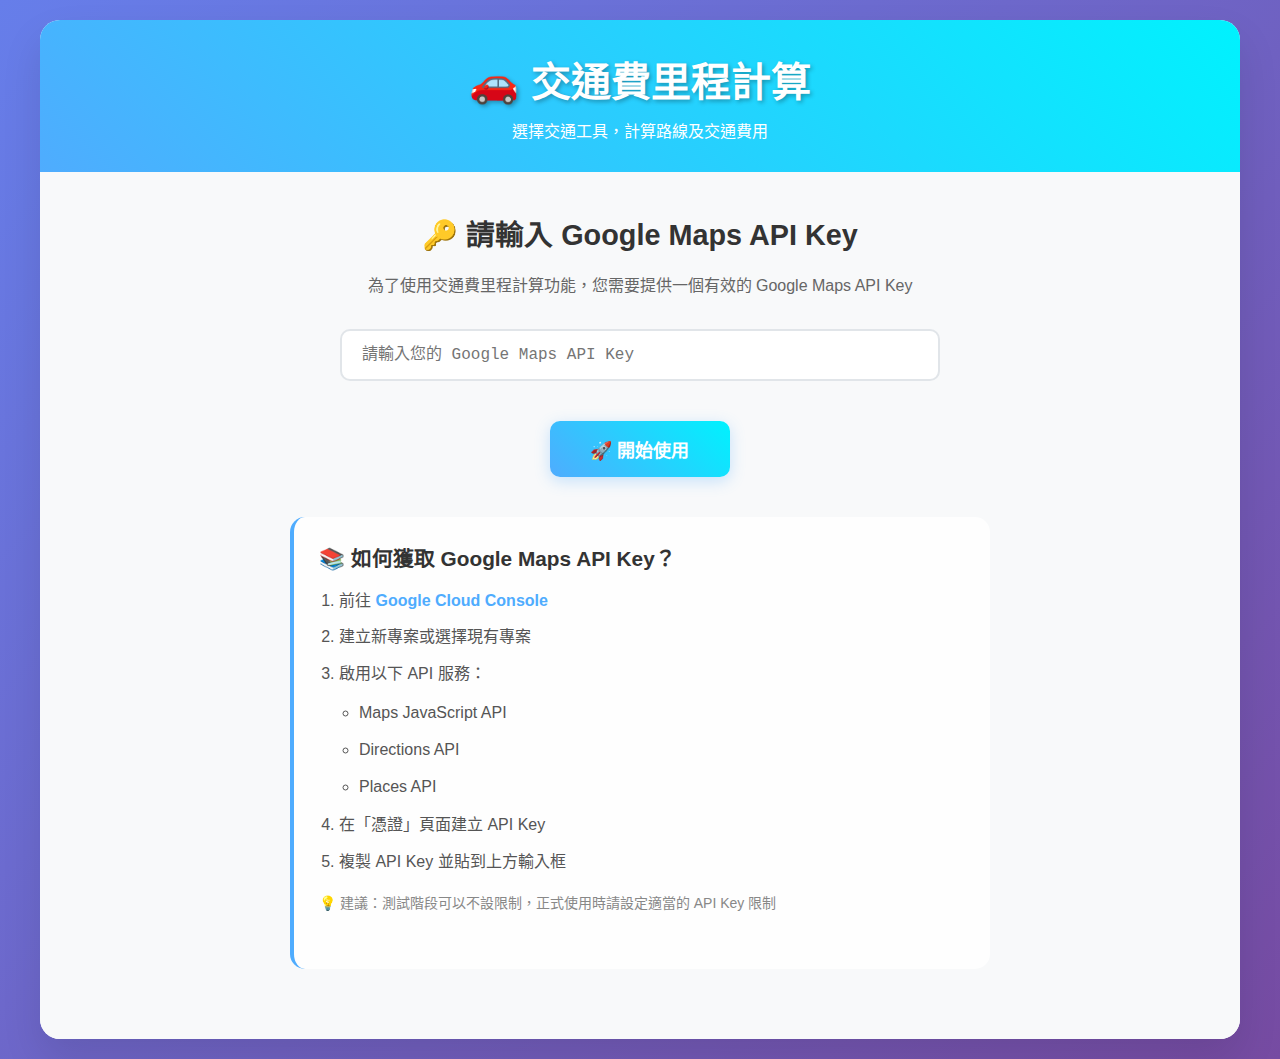
<file: api/map.html>
<!DOCTYPE html>
<html lang="zh-TW">

<head>
    <meta charset="UTF-8">
    <meta name="viewport" content="width=device-width, initial-scale=1.0">
    <title>交通費里程計算</title>
    <style>
        * {
            margin: 0;
            padding: 0;
            box-sizing: border-box;
        }

        body {
            font-family: 'Segoe UI', Tahoma, Geneva, Verdana, sans-serif;
            background: linear-gradient(135deg, #667eea 0%, #764ba2 100%);
            min-height: 100vh;
            padding: 20px;
        }

        .container {
            max-width: 1200px;
            margin: 0 auto;
            background: rgba(255, 255, 255, 0.95);
            border-radius: 20px;
            box-shadow: 0 20px 40px rgba(0, 0, 0, 0.1);
            overflow: hidden;
        }

        .header {
            background: linear-gradient(45deg, #4facfe 0%, #00f2fe 100%);
            color: white;
            padding: 30px;
            text-align: center;
        }

        .header h1 {
            font-size: 2.5em;
            margin-bottom: 10px;
            text-shadow: 2px 2px 4px rgba(0, 0, 0, 0.3);
        }

        /* API Key 設定區域 */
        .api-setup {
            padding: 40px;
            text-align: center;
            background: #f8f9fa;
        }

        .api-setup h2 {
            color: #333;
            margin-bottom: 20px;
            font-size: 1.8em;
        }

        .api-setup p {
            color: #666;
            margin-bottom: 30px;
            font-size: 16px;
            line-height: 1.6;
        }

        .api-input-group {
            max-width: 600px;
            margin: 0 auto 30px;
        }

        .api-input-group input {
            width: 100%;
            padding: 15px 20px;
            border: 2px solid #e1e5e9;
            border-radius: 10px;
            font-size: 16px;
            transition: all 0.3s ease;
            background: white;
            font-family: 'Courier New', monospace;
        }

        .api-input-group input:focus {
            outline: none;
            border-color: #4facfe;
            box-shadow: 0 0 0 3px rgba(79, 172, 254, 0.1);
        }

        .api-tutorial {
            background: rgba(255, 255, 255, 0.8);
            padding: 25px;
            border-radius: 15px;
            margin: 30px auto;
            max-width: 700px;
            text-align: left;
            border-left: 4px solid #4facfe;
        }

        .api-tutorial h3 {
            color: #333;
            margin-bottom: 15px;
            font-size: 1.3em;
        }

        .api-tutorial ol {
            color: #555;
            line-height: 1.8;
            padding-left: 20px;
        }

        .api-tutorial li {
            margin-bottom: 8px;
        }

        .api-tutorial a {
            color: #4facfe;
            text-decoration: none;
            font-weight: 600;
        }

        .api-tutorial a:hover {
            text-decoration: underline;
        }

        /* 主要應用區域 */
        .content {
            display: grid;
            grid-template-columns: 1fr 2fr;
            gap: 30px;
            padding: 30px;
        }

        .right-panel {
            display: flex;
            flex-direction: column;
            gap: 20px;
        }

        .cost-calculation-panel {
            background: #f8f9fa;
            border-radius: 15px;
            box-shadow: 0 10px 25px rgba(0, 0, 0, 0.05);
        }

        .controls {
            background: #f8f9fa;
            padding: 25px;
            border-radius: 15px;
            box-shadow: 0 10px 25px rgba(0, 0, 0, 0.05);
        }

        .api-status {
            background: linear-gradient(45deg, #00b894 0%, #00cec9 100%);
            color: white;
            padding: 15px;
            border-radius: 10px;
            margin-bottom: 20px;
            text-align: center;
            font-weight: 600;
        }

        .input-group {
            margin-bottom: 20px;
        }

        .input-group label {
            display: block;
            margin-bottom: 8px;
            font-weight: 600;
            color: #333;
            font-size: 16px;
        }

        .input-group input {
            width: 100%;
            padding: 15px;
            border: 2px solid #e1e5e9;
            border-radius: 10px;
            font-size: 16px;
            transition: all 0.3s ease;
            background: white;
        }

        .input-group input:focus {
            outline: none;
            border-color: #4facfe;
            box-shadow: 0 0 0 3px rgba(79, 172, 254, 0.1);
        }

        .input-group select {
            width: 100%;
            padding: 15px;
            border: 2px solid #e1e5e9;
            border-radius: 10px;
            font-size: 16px;
            transition: all 0.3s ease;
            background: white;
            cursor: pointer;
        }

        .input-group select:focus {
            outline: none;
            border-color: #4facfe;
            box-shadow: 0 0 0 3px rgba(79, 172, 254, 0.1);
        }

        .radio-group {
            display: flex;
            flex-direction: column;
            gap: 12px;
        }

        .radio-option {
            display: flex;
            align-items: center;
            padding: 15px;
            border: 2px solid #e1e5e9;
            border-radius: 10px;
            cursor: pointer;
            transition: all 0.3s ease;
            background: white;
            position: relative;
        }

        .radio-option:hover {
            border-color: #4facfe;
            box-shadow: 0 2px 8px rgba(79, 172, 254, 0.1);
        }

        .radio-option input[type="radio"] {
            position: absolute;
            opacity: 0;
            cursor: pointer;
        }

        .radio-custom {
            width: 20px;
            height: 20px;
            border: 2px solid #ddd;
            border-radius: 50%;
            margin-right: 12px;
            position: relative;
            transition: all 0.3s ease;
        }

        .radio-option input[type="radio"]:checked+.radio-custom {
            border-color: #4facfe;
            background: #4facfe;
        }

        .radio-option input[type="radio"]:checked+.radio-custom::after {
            content: '';
            position: absolute;
            top: 50%;
            left: 50%;
            transform: translate(-50%, -50%);
            width: 8px;
            height: 8px;
            border-radius: 50%;
            background: white;
        }

        .radio-option input[type="radio"]:checked~.radio-text {
            color: #4facfe;
            font-weight: 600;
        }

        .radio-text {
            font-size: 16px;
            color: #333;
            transition: all 0.3s ease;
        }

        .btn {
            background: linear-gradient(45deg, #4facfe 0%, #00f2fe 100%);
            color: white;
            border: none;
            padding: 15px 30px;
            border-radius: 10px;
            font-size: 16px;
            font-weight: 600;
            cursor: pointer;
            transition: all 0.3s ease;
            margin: 10px 5px;
            box-shadow: 0 4px 15px rgba(79, 172, 254, 0.3);
            width: calc(60% - 10px);
        }

        .btn:hover {
            transform: translateY(-2px);
            box-shadow: 0 8px 20px rgba(79, 172, 254, 0.4);
        }

        .btn-api {
            width: auto;
            padding: 15px 40px;
            font-size: 18px;
        }

        .btn-clear {
            background: linear-gradient(45deg, #ff7675 0%, #fd79a8 100%);
            box-shadow: 0 4px 15px rgba(255, 118, 117, 0.3);
        }

        .btn-print {
            background: linear-gradient(45deg, #6c5ce7 0%, #a29bfe 100%);
            box-shadow: 0 4px 15px rgba(108, 92, 231, 0.3);
            width: 100%;
            margin: 10px 0;
        }

        .btn-clear:hover {
            box-shadow: 0 8px 20px rgba(255, 118, 117, 0.4);
        }

        .btn-print {
            background: linear-gradient(45deg, #6c5ce7 0%, #a29bfe 100%);
            box-shadow: 0 4px 15px rgba(108, 92, 231, 0.3);
            width: 100%;
            margin: 10px 0;
        }

        .btn-print:hover {
            box-shadow: 0 8px 20px rgba(108, 92, 231, 0.4);
        }

        .print-header {
            display: none;
            text-align: center;
            margin-bottom: 30px;
            border-bottom: 2px solid #333;
            padding-bottom: 20px;
        }

        .print-header h1 {
            font-size: 28px;
            color: #333;
            margin-bottom: 10px;
            font-weight: bold;
        }

        /* 列印時顯示標題 */
        @media print {
            .print-header {
                display: block !important;
            }
        }

        @media print {
            * {
                -webkit-print-color-adjust: exact !important;
                color-adjust: exact !important;
            }

            body {
                background: white !important;
                margin: 0;
                padding: 20px;
                font-family: Arial, sans-serif;
            }

            .no-print {
                display: none !important;
            }

            .right-panel {
                display: block !important;
                width: 100% !important;
                margin: 0 !important;
                gap: 20px !important;
            }

            .map-container {
                height: 400px !important;
                width: 100% !important;
                margin-bottom: 20px !important;
                border: 2px solid #333 !important;
                page-break-inside: avoid;
            }

            .route-info {
                background: white !important;
                border: 2px solid #333 !important;
                margin: 10px 0 !important;
                page-break-inside: avoid;
            }

            .route-info h3 {
                color: #333 !important;
                font-size: 16px !important;
                font-weight: bold !important;
                border-bottom: 1px solid #333 !important;
                padding-bottom: 8px !important;
            }

            .btn-route-select {
                display: none !important;
            }

            .route-details {
                display: flex !important;
                gap: 15px !important;
            }

            .route-stat {
                background: #f8f9fa !important;
                border: 1px solid #333 !important;
                padding: 10px !important;
                text-align: center !important;
                flex: 1 !important;
            }

            .route-stat .label {
                font-size: 12px !important;
                color: #333 !important;
                font-weight: bold !important;
                margin-bottom: 5px !important;
            }

            .route-stat .value {
                font-size: 14px !important;
                font-weight: bold !important;
                color: #333 !important;
            }

            .cost-calculation-panel {
                background: white !important;
                border: 2px solid #333 !important;
                margin-top: 20px !important;
                page-break-inside: avoid;
            }

            .route-comparison {
                background: #f0f0f0 !important;
                border: none !important;
                margin: 0 !important;
            }

            .route-comparison h3 {
                color: #333 !important;
                font-size: 18px !important;
                font-weight: bold !important;
                margin-bottom: 15px !important;
            }

            .cost-calculation {
                background: white !important;
            }

            .cost-selector label {
                color: #333 !important;
                font-weight: bold !important;
            }

            .radio-option {
                border: 1px solid #333 !important;
                background: white !important;
            }

            .radio-option input[type="radio"]:checked~.radio-text {
                color: #333 !important;
                font-weight: bold !important;
            }

            .cost-breakdown {
                margin-top: 15px !important;
            }

            .cost-item {
                background: white !important;
                border: 1px solid #333 !important;
                color: #333 !important;
                margin-bottom: 8px !important;
                padding: 10px !important;
            }

            .cost-item.total-cost {
                background: #f0f0f0 !important;
                border: 2px solid #333 !important;
                font-weight: bold !important;
                font-size: 16px !important;
            }

            .cost-label,
            .cost-value {
                color: #333 !important;
            }

            /* 隱藏不需要的元素 */
            .container>.header,
            .content>.controls {
                display: none !important;
            }

            .content {
                display: block !important;
                padding: 0 !important;
            }
        }

        .btn-change-api {
            background: linear-gradient(45deg, #fdcb6e 0%, #e17055 100%);
            box-shadow: 0 4px 15px rgba(253, 203, 110, 0.3);
            width: 100%;
            margin: 0 0 20px 0;
        }

        .btn-change-api:hover {
            box-shadow: 0 8px 20px rgba(253, 203, 110, 0.4);
        }

        .route-info {
            background: #fff;
            padding: 20px;
            border-radius: 15px;
            margin: 20px 0;
            box-shadow: 0 5px 15px rgba(0, 0, 0, 0.08);
            border-left: 4px solid #4facfe;
        }

        .route-info h3 {
            color: #333;
            margin-bottom: 15px;
            font-size: 1.2em;
            display: flex;
            justify-content: space-between;
            align-items: center;
        }

        .btn-route-select {
            background: linear-gradient(45deg, #00b894 0%, #00cec9 100%);
            color: white;
            border: none;
            padding: 8px 15px;
            border-radius: 6px;
            font-size: 12px;
            font-weight: 600;
            cursor: pointer;
            transition: all 0.3s ease;
            margin-left: 10px;
        }

        .btn-route-select:hover {
            transform: translateY(-1px);
            box-shadow: 0 4px 12px rgba(0, 184, 148, 0.4);
        }

        .btn-route-select.active {
            background: linear-gradient(45deg, #fd79a8 0%, #fdcb6e 100%);
            box-shadow: 0 4px 12px rgba(253, 121, 168, 0.4);
        }

        .route-comparison {
            background: linear-gradient(135deg, #a8e6cf 0%, #88d8a3 100%);
            padding: 20px;
            border-radius: 15px;
            color: #2d3436;
            margin: 0;
        }

        .route-comparison-stats {
            background: linear-gradient(135deg, #ffeaa7 0%, #fab1a0 100%);
            padding: 20px;
            border-radius: 15px;
            margin-top: 20px;
            color: #2d3436;
            box-shadow: 0 10px 25px rgba(0, 0, 0, 0.05);
        }

        .right-panel #routeInfo {
            background: #f8f9fa;
            border-radius: 15px;
            box-shadow: 0 10px 25px rgba(0, 0, 0, 0.05);
            padding: 0;
            margin: 0;
        }

        .right-panel .route-info {
            margin: 0;
            border-radius: 0;
            box-shadow: none;
            border-left: none;
            border-bottom: 1px solid #e1e5e9;
        }

        .right-panel .route-info:last-child {
            border-bottom: none;
            border-radius: 0 0 15px 15px;
        }

        .right-panel .route-info:first-child {
            border-radius: 15px 15px 0 0;
        }

        .route-comparison h3,
        .route-comparison-stats h3 {
            margin-bottom: 15px;
            font-size: 1.2em;
            color: #2d3436;
        }

        .cost-calculation {
            background: rgba(255, 255, 255, 0.8);
            padding: 20px;
            border-radius: 10px;
            margin-top: 15px;
        }

        .cost-selector {
            margin-bottom: 20px;
        }

        .cost-selector label {
            display: block;
            margin-bottom: 8px;
            font-weight: 600;
            color: #2d3436;
        }

        .cost-selector label {
            display: block;
            margin-bottom: 8px;
            font-weight: 600;
            color: #2d3436;
        }

        .cost-selector select {
            width: 100%;
            padding: 10px;
            border: 2px solid #ddd;
            border-radius: 8px;
            font-size: 14px;
            background: white;
            cursor: pointer;
            transition: all 0.3s ease;
        }

        .cost-selector select:focus {
            outline: none;
            border-color: #88d8a3;
            box-shadow: 0 0 0 3px rgba(136, 216, 163, 0.1);
        }

        .cost-selector select:hover {
            border-color: #88d8a3;
        }

        .cost-breakdown {
            display: flex;
            flex-direction: column;
            gap: 10px;
        }

        .cost-item {
            display: flex;
            justify-content: space-between;
            align-items: center;
            padding: 10px;
            background: rgba(255, 255, 255, 0.6);
            border-radius: 8px;
        }

        .cost-item.total-cost {
            background: linear-gradient(45deg, #fd79a8 0%, #fdcb6e 100%);
            color: white;
            font-weight: bold;
            font-size: 1.1em;
        }

        .cost-label {
            font-weight: 600;
        }

        .cost-value {
            font-weight: bold;
        }

        .trip-info {
            background: rgba(255, 255, 255, 0.9);
            padding: 12px;
            border-radius: 8px;
            margin-bottom: 15px;
            border: 1px solid #ddd;
        }

        .trip-detail {
            display: flex;
            justify-content: space-between;
            align-items: center;
            margin-bottom: 8px;
            padding: 8px 0;
        }

        .trip-detail:last-child {
            margin-bottom: 0;
        }

        .trip-label {
            font-weight: 600;
            color: #2d3436;
            font-size: 16px;
        }

        .trip-value {
            font-weight: bold;
            color: #2d3436;
            font-size: 16px;
            text-align: right;
            max-width: 60%;
            word-break: break-word;
        }

        .comparison-stats {
            display: grid;
            grid-template-columns: 1fr 1fr;
            gap: 15px;
        }

        .comparison-item {
            background: rgba(255, 255, 255, 0.8);
            padding: 15px;
            border-radius: 10px;
            text-align: center;
        }

        .comparison-label {
            display: block;
            font-size: 12px;
            font-weight: 600;
            margin-bottom: 5px;
            color: #666;
        }

        .comparison-value {
            font-size: 1.3em;
            font-weight: bold;
            color: #2d3436;
        }

        .route-details {
            display: grid;
            grid-template-columns: 1fr 1fr;
            gap: 15px;
        }

        .route-stat {
            background: #f8f9fa;
            padding: 15px;
            border-radius: 10px;
            text-align: center;
        }

        .route-stat .label {
            font-size: 12px;
            color: #666;
            text-transform: uppercase;
            font-weight: 600;
            margin-bottom: 5px;
        }

        .route-stat .value {
            font-size: 1.5em;
            font-weight: bold;
            color: #333;
        }

        .map-container {
            background: #fff;
            border-radius: 15px;
            overflow: hidden;
            box-shadow: 0 10px 25px rgba(0, 0, 0, 0.1);
            height: 300px;
            flex-shrink: 0;
        }

        #map {
            width: 100%;
            height: 100%;
        }

        .loading {
            display: none;
            text-align: center;
            padding: 20px;
            color: #666;
            font-size: 16px;
        }

        .loading.show {
            display: block;
        }

        .error {
            background: #ff7675;
            color: white;
            padding: 15px;
            border-radius: 10px;
            margin: 10px 0;
            display: none;
        }

        .error.show {
            display: block;
        }

        .success {
            background: #00b894;
            color: white;
            padding: 15px;
            border-radius: 10px;
            margin: 10px 0;
            display: none;
        }

        .success.show {
            display: block;
        }

        .map-placeholder {
            display: flex;
            align-items: center;
            justify-content: center;
            height: 100%;
            background: #f8f9fa;
            color: #666;
            font-size: 18px;
            text-align: center;
        }

        .hidden {
            display: none !important;
        }

        @media (max-width: 768px) {
            .content {
                grid-template-columns: 1fr;
            }

            .header h1 {
                font-size: 2em;
            }

            .route-details {
                grid-template-columns: 1fr;
            }

            @media (max-width: 768px) {
                .content {
                    grid-template-columns: 1fr;
                }

                .header h1 {
                    font-size: 2em;
                }

                .route-details {
                    grid-template-columns: 1fr;
                }

                .btn {
                    width: 100%;
                    margin: 5px 0;
                }

                .comparison-stats {
                    grid-template-columns: 1fr;
                }

                .route-info h3 {
                    flex-direction: column;
                    align-items: flex-start;
                    gap: 10px;
                }

                .btn-route-select {
                    margin-left: 0;
                    align-self: flex-start;
                }

                .radio-group {
                    gap: 8px;
                }

                .radio-text {
                    font-size: 14px;
                }

                .map-container {
                    height: 250px;
                }
            }
    </style>
</head>

<body>
    <div class="container">
        <div class="header">
            <h1>🚗 交通費里程計算</h1>
            <p>選擇交通工具，計算路線及交通費用</p>
        </div>

        <!-- API Key 設定頁面 -->
        <div class="api-setup" id="apiSetup">
            <h2>🔑 請輸入 Google Maps API Key</h2>
            <p>為了使用交通費里程計算功能，您需要提供一個有效的 Google Maps API Key</p>

            <div class="api-input-group">
                <input type="text" id="apiKeyInput" placeholder="請輸入您的 Google Maps API Key">
            </div>

            <button class="btn btn-api" onclick="validateAndSetApiKey()">🚀 開始使用</button>

            <div class="error" id="apiError"></div>
            <div class="success" id="apiSuccess"></div>

            <div class="api-tutorial">
                <h3>📚 如何獲取 Google Maps API Key？</h3>
                <ol>
                    <li>前往 <a href="https://console.cloud.google.com/" target="_blank">Google Cloud Console</a></li>
                    <li>建立新專案或選擇現有專案</li>
                    <li>啟用以下 API 服務：
                        <ul style="margin: 10px 0; padding-left: 20px;">
                            <li>Maps JavaScript API</li>
                            <li>Directions API</li>
                            <li>Places API</li>
                        </ul>
                    </li>
                    <li>在「憑證」頁面建立 API Key</li>
                    <li>複製 API Key 並貼到上方輸入框</li>
                </ol>
                <p style="margin-top: 15px; font-size: 14px; color: #888;">
                    💡 建議：測試階段可以不設限制，正式使用時請設定適當的 API Key 限制
                </p>
            </div>
        </div>

        <!-- 主要應用頁面 -->
        <div class="content hidden" id="mainApp">
            <div class="controls">
                <div class="api-status">
                    ✅ API Key 已設定完成
                </div>

                <button class="btn btn-change-api" onclick="changeApiKey()">🔄 更換 API Key</button>

                <div class="input-group">
                    <label>🚗 交通工具</label>
                    <div class="radio-group">
                        <label class="radio-option">
                            <input type="radio" name="travelMode" value="car" checked onchange="updateTravelMode()">
                            <span class="radio-custom"></span>
                            <span class="radio-text">🚗 開車 (每公里 NT$ 3)</span>
                        </label>
                        <label class="radio-option">
                            <input type="radio" name="travelMode" value="motorcycle" onchange="updateTravelMode()">
                            <span class="radio-custom"></span>
                            <span class="radio-text">🏍️ 機車 (每公里 NT$ 2)</span>
                        </label>
                    </div>
                </div>

                <div class="input-group">
                    <label for="origin">🚩 出發地點</label>
                    <input type="text" id="origin" placeholder="請輸入出發地點">
                </div>

                <div class="input-group">
                    <label for="destination">🏁 到達地點</label>
                    <input type="text" id="destination" placeholder="請輸入到達地點">
                </div>

                <button class="btn" onclick="showRoutes()">🔍 顯示路線</button>
                <button class="btn btn-clear" onclick="clearRoute()">🗑️ 清除</button>
                <button class="btn btn-print" onclick="printRoute()" id="printBtn" style="display: none;">🖨️
                    列印</button>

                <div class="loading" id="loading">
                    <p>⏳ 正在規劃最佳及最短路線...</p>
                </div>

                <div class="error" id="error"></div>

                <div id="routeInfo" style="display: none;">
                    <div class="route-info">
                        <h4 style="color: #333; margin-bottom: 15px; display: flex; align-items: center;">
                            📍 最短路線 (距離優先)
                            <button class="btn-route-select" onclick="showShortestRoute()"
                                id="shortestRouteBtn">選擇此路線</button>
                        </h4>
                        <div class="route-details">
                            <div class="route-stat">
                                <div class="label">距離</div>
                                <div class="value" id="shortestDistance">-</div>
                            </div>
                            <div class="route-stat">
                                <div class="label">時間</div>
                                <div class="value" id="shortestDuration">-</div>
                            </div>
                        </div>
                    </div>

                    <div class="route-info">
                        <h4 style="color: #333; margin-bottom: 15px; display: flex; align-items: center;">
                            🛣️ 最佳路線 (時間優先)
                            <button class="btn-route-select" onclick="showBestRoute()" id="bestRouteBtn">選擇此路線</button>
                        </h4>
                        <div class="route-details">
                            <div class="route-stat">
                                <div class="label">距離</div>
                                <div class="value" id="bestDistance">-</div>
                            </div>
                            <div class="route-stat">
                                <div class="label">時間</div>
                                <div class="value" id="bestDuration">-</div>
                            </div>
                        </div>
                    </div>

                    <div class="route-comparison-stats" style="display: none;">
                        <h4>📊 路線比較</h4>
                        <div class="comparison-stats">
                            <div class="comparison-item">
                                <span class="comparison-label">距離差異：</span>
                                <span class="comparison-value" id="distanceDiff">-</span>
                            </div>
                            <div class="comparison-item">
                                <span class="comparison-label">時間差異：</span>
                                <span class="comparison-value" id="timeDiff">-</span>
                            </div>
                        </div>
                    </div>
                </div>
            </div>

            <div class="right-panel">
                <div class="map-container">
                    <div id="map">
                        <div class="map-placeholder">
                            <div>
                                <div style="font-size: 3em; margin-bottom: 20px;">🗺️</div>
                                <div>請輸入出發地點和到達地點</div>
                                <div style="font-size: 14px; margin-top: 10px; opacity: 0.7;">然後點擊「顯示路線」按鈕</div>
                            </div>
                        </div>
                    </div>
                </div>

                <div class="cost-calculation-panel" id="costPanel" style="display: none;">
                    <div class="route-comparison">
                        <h3>💰 交通費計算</h3>
                        <div class="cost-calculation">
                            <div class="trip-info">
                                <div class="trip-detail">
                                    <span class="trip-label">出發地點：</span>
                                    <span class="trip-value" id="tripOrigin">-</span>
                                </div>
                                <div class="trip-detail">
                                    <span class="trip-label">到達地點：</span>
                                    <span class="trip-value" id="tripDestination">-</span>
                                </div>
                            </div>
                            <div class="cost-breakdown" id="costBreakdown">
                                <div class="cost-item">
                                    <span class="cost-label">選擇路線：</span>
                                    <span class="cost-value" id="selectedRouteInfo">-</span>
                                </div>
                                <div class="cost-item">
                                    <span class="cost-label">計算方式：</span>
                                    <span class="cost-value" id="costFormula">-</span>
                                </div>
                                <div class="cost-item total-cost">
                                    <span class="cost-label">來回總費用：</span>
                                    <span class="cost-value" id="totalCost">NT$ 0</span>
                                </div>
                            </div>
                        </div>
                    </div>
                </div>
            </div>
        </div>

        <!-- 列印標題（只在列印時顯示） -->
        <div class="print-header" style="display: none;">
            <h1>交通費路線圖</h1>
            <div id="printHeaderDate"></div>
        </div>
    </div>

    <script>
        let map;
        let directionsService;
        let directionsRenderer;
        let isMapInitialized = false;
        let currentApiKey = '';
        let bestRoute = null;
        let shortestRoute = null;
        let currentDisplayedRoute = 'best';
        let currentTravelMode = 'car'; // 'car' or 'motorcycle'

        // 驗證並設定 API Key
        function validateAndSetApiKey() {
            const apiKey = document.getElementById('apiKeyInput').value.trim();

            if (!apiKey) {
                showApiError('請輸入 API Key');
                return;
            }

            if (apiKey.length < 30) {
                showApiError('API Key 格式似乎不正確，請檢查是否完整複製');
                return;
            }

            // 顯示載入中
            showApiMessage('🔄 正在驗證 API Key...', 'loading');

            // 測試 API Key 是否有效
            testApiKey(apiKey);
        }

        // 測試 API Key
        function testApiKey(apiKey) {
            currentApiKey = apiKey;

            // 動態載入 Google Maps API
            const script = document.createElement('script');
            script.src = `https://maps.googleapis.com/maps/api/js?key=${apiKey}&callback=onApiLoaded&libraries=places&language=zh-TW`;
            script.async = true;
            script.defer = true;

            // 錯誤處理
            script.onerror = function () {
                showApiError('API Key 無效或網路連線有問題');
            };

            document.head.appendChild(script);
        }

        // API 載入完成回調
        window.onApiLoaded = function () {
            try {
                // 嘗試創建一個簡單的地圖來測試 API
                const testMap = new google.maps.Map(document.createElement('div'), {
                    zoom: 10,
                    center: { lat: 25.0330, lng: 121.5654 }
                });

                // 如果能成功創建地圖，表示 API Key 有效
                showApiSuccess('✅ API Key 驗證成功！正在進入應用...');

                setTimeout(() => {
                    switchToMainApp();
                }, 1500);

            } catch (error) {
                showApiError('API Key 驗證失敗：' + error.message);
            }
        };

        // 切換到主應用
        function switchToMainApp() {
            document.getElementById('apiSetup').classList.add('hidden');
            document.getElementById('mainApp').classList.remove('hidden');
        }

        // 更換 API Key
        function changeApiKey() {
            // 重置狀態
            isMapInitialized = false;
            currentApiKey = '';

            // 重置API設定頁面的選項
            currentTravelMode = 'car';

            // 重置交通工具選擇
            if (document.querySelector('input[name="travelMode"][value="car"]')) {
                document.querySelector('input[name="travelMode"][value="car"]').checked = true;
            }

            // 清除地圖
            if (map) {
                map = null;
            }

            // 重置 UI
            document.getElementById('apiKeyInput').value = '';
            document.getElementById('origin').value = '';
            document.getElementById('destination').value = '';
            document.getElementById('routeInfo').style.display = 'none';
            document.getElementById('costPanel').style.display = 'none';
            document.getElementById('printBtn').style.display = 'none';
            document.getElementById('map').innerHTML = '<div class="map-placeholder"><div><div style="font-size: 3em; margin-bottom: 20px;">🗺️</div><div>請輸入出發地點和到達地點</div><div style="font-size: 14px; margin-top: 10px; opacity: 0.7;">然後點擊「顯示路線」按鈕</div></div></div>';

            // 切換回 API 設定頁面
            document.getElementById('mainApp').classList.add('hidden');
            document.getElementById('apiSetup').classList.remove('hidden');

            hideApiMessages();
        }

        // 更新交通工具
        function updateTravelMode() {
            const selectedRadio = document.querySelector('input[name="travelMode"]:checked');
            currentTravelMode = selectedRadio.value;

            // 如果已經有路線，重新計算費用
            if (bestRoute && shortestRoute) {
                calculateTransportCost();
            }
        }

        // 顯示路線
        async function showRoutes() {
            const origin = document.getElementById('origin').value.trim();
            const destination = document.getElementById('destination').value.trim();

            if (!origin || !destination) {
                showError('請輸入出發地點和到達地點');
                return;
            }

            showLoading(true);
            hideError();

            try {
                // 初始化地圖（如果還沒初始化）
                if (!isMapInitialized) {
                    await initializeMap();
                }

                // 同時規劃最佳路線和最短路線
                await Promise.all([
                    calculateBestRoute(origin, destination),
                    calculateShortestRoute(origin, destination)
                ]);

                // 更新UI顯示
                updateRouteDisplay();
                calculateRouteDifferences();
                calculateTransportCost(); // 計算交通費用

                // 顯示交通費計算面板和列印按鈕
                document.getElementById('costPanel').style.display = 'block';
                document.getElementById('printBtn').style.display = 'block';

                // 預設顯示最短路線
                showShortestRoute();

                showLoading(false);

            } catch (error) {
                showLoading(false);
                showError('載入路線時發生錯誤：' + error.message);
                console.error('路線規劃錯誤:', error);
            }
        }

        // 計算最佳路線（時間優先）
        function calculateBestRoute(origin, destination) {
            return new Promise((resolve, reject) => {
                // 根據交通工具設定路線模式
                const travelMode = currentTravelMode === 'motorcycle' ?
                    google.maps.TravelMode.TWO_WHEELER :
                    google.maps.TravelMode.DRIVING;

                const request = {
                    origin: origin,
                    destination: destination,
                    travelMode: travelMode,
                    unitSystem: google.maps.UnitSystem.METRIC,
                    region: 'TW',
                    provideRouteAlternatives: false,
                    optimizeWaypoints: false,
                    avoidHighways: false,
                    avoidTolls: false
                };

                directionsService.route(request, function (result, status) {
                    if (status === 'OK') {
                        bestRoute = result;
                        resolve(result);
                    } else {
                        reject(new Error('最佳路線規劃失敗: ' + status));
                    }
                });
            });
        }

        // 計算最短路線（距離優先）
        function calculateShortestRoute(origin, destination) {
            return new Promise((resolve, reject) => {
                // 根據交通工具設定路線模式
                const travelMode = currentTravelMode === 'motorcycle' ?
                    google.maps.TravelMode.TWO_WHEELER :
                    google.maps.TravelMode.DRIVING;

                const request = {
                    origin: origin,
                    destination: destination,
                    travelMode: travelMode,
                    unitSystem: google.maps.UnitSystem.METRIC,
                    region: 'TW',
                    provideRouteAlternatives: true, // 獲取多條路線
                    optimizeWaypoints: true,
                    avoidHighways: false,
                    avoidTolls: false
                };

                directionsService.route(request, function (result, status) {
                    if (status === 'OK') {
                        // 從多條路線中選擇距離最短的
                        let shortestRouteResult = result;
                        if (result.routes.length > 1) {
                            let minDistance = result.routes[0].legs[0].distance.value;
                            let shortestIndex = 0;

                            for (let i = 1; i < result.routes.length; i++) {
                                const distance = result.routes[i].legs[0].distance.value;
                                if (distance < minDistance) {
                                    minDistance = distance;
                                    shortestIndex = i;
                                }
                            }

                            // 創建只包含最短路線的結果
                            shortestRouteResult = {
                                ...result,
                                routes: [result.routes[shortestIndex]]
                            };
                        }

                        shortestRoute = shortestRouteResult;
                        resolve(shortestRouteResult);
                    } else {
                        reject(new Error('最短路線規劃失敗: ' + status));
                    }
                });
            });
        }

        // 更新路線資訊顯示
        function updateRouteDisplay() {
            if (!bestRoute || !shortestRoute) return;

            // 最佳路線資訊
            const bestLeg = bestRoute.routes[0].legs[0];
            document.getElementById('bestDistance').textContent = bestLeg.distance.text;
            document.getElementById('bestDuration').textContent = bestLeg.duration.text;

            // 最短路線資訊
            const shortestLeg = shortestRoute.routes[0].legs[0];
            document.getElementById('shortestDistance').textContent = shortestLeg.distance.text;
            document.getElementById('shortestDuration').textContent = shortestLeg.duration.text;

            // 顯示路線資訊區域
            document.getElementById('routeInfo').style.display = 'block';
        }

        // 計算路線差異
        function calculateRouteDifferences() {
            if (!bestRoute || !shortestRoute) return;

            const bestLeg = bestRoute.routes[0].legs[0];
            const shortestLeg = shortestRoute.routes[0].legs[0];

            // 計算距離差異
            const distanceDiff = Math.abs(bestLeg.distance.value - shortestLeg.distance.value);
            const distanceDiffKm = (distanceDiff / 1000).toFixed(1);

            // 計算時間差異
            const timeDiff = Math.abs(bestLeg.duration.value - shortestLeg.duration.value);
            const timeDiffMin = Math.round(timeDiff / 60);

            // 更新顯示
            document.getElementById('distanceDiff').textContent = `${distanceDiffKm} 公里`;
            document.getElementById('timeDiff').textContent = `${timeDiffMin} 分鐘`;
        }

        // 顯示最佳路線
        function showBestRoute() {
            if (!bestRoute) return;

            directionsRenderer.setDirections(bestRoute);
            currentDisplayedRoute = 'best';

            // 更新按鈕狀態
            document.getElementById('bestRouteBtn').classList.add('active');
            document.getElementById('shortestRouteBtn').classList.remove('active');

            // 自動計算交通費用
            calculateTransportCost();
        }

        // 顯示最短路線
        function showShortestRoute() {
            if (!shortestRoute) return;

            directionsRenderer.setDirections(shortestRoute);
            currentDisplayedRoute = 'shortest';

            // 更新按鈕狀態
            document.getElementById('shortestRouteBtn').classList.add('active');
            document.getElementById('bestRouteBtn').classList.remove('active');

            // 自動計算交通費用
            calculateTransportCost();
        }

        // 計算交通費用
        function calculateTransportCost() {
            if (!bestRoute || !shortestRoute) return;

            // 根據當前顯示的路線進行計算
            const selectedRoute = currentDisplayedRoute === 'best' ? bestRoute : shortestRoute;
            const selectedLeg = selectedRoute.routes[0].legs[0];

            // 獲取距離（公里）
            const distanceInKm = selectedLeg.distance.value / 1000;

            // 根據交通工具設定每公里費用
            const ratePerKm = currentTravelMode === 'car' ? 3 : 2;
            const vehicleText = currentTravelMode === 'car' ? '開車' : '機車';

            // 計算來回費用（距離 × 2 × 每公里費用）
            const totalCost = Math.round(distanceInKm * 2 * ratePerKm);

            // 更新顯示
            document.getElementById('selectedRouteInfo').textContent =
                `${currentDisplayedRoute === 'best' ? '最佳路線' : '最短路線'} (${selectedLeg.distance.text})`;

            document.getElementById('costFormula').textContent =
                `${distanceInKm.toFixed(1)} km × 2 (來回) × NT$ ${ratePerKm} (${vehicleText})`;

            document.getElementById('totalCost').textContent = `NT$ ${totalCost.toLocaleString()}`;

            // 更新出發地點和到達地點
            document.getElementById('tripOrigin').textContent = document.getElementById('origin').value || '-';
            document.getElementById('tripDestination').textContent = document.getElementById('destination').value || '-';
        }

        // 列印功能
        function printRoute() {
            if (!bestRoute || !shortestRoute) {
                showError('請先規劃路線才能列印');
                return;
            }

            // 設定列印日期
            document.getElementById('printHeaderDate').textContent =
                `列印日期：${new Date().toLocaleDateString('zh-TW')} ${new Date().toLocaleTimeString('zh-TW')}`;

            // 為左側控制面板添加 no-print class
            document.querySelector('.controls').classList.add('no-print');

            // 將標題插入到 body 的最前面（列印時）
            const printHeader = document.querySelector('.print-header');
            document.body.insertBefore(printHeader, document.body.firstChild);

            // 執行列印
            setTimeout(() => {
                window.print();

                // 列印完成後恢復
                setTimeout(() => {
                    document.querySelector('.controls').classList.remove('no-print');
                    // 將標題移回原位
                    document.querySelector('.container').appendChild(printHeader);
                }, 500);
            }, 100);
        }

        // 初始化地圖
        function initializeMap() {
            return new Promise((resolve, reject) => {
                try {
                    // 清除佔位符
                    document.getElementById('map').innerHTML = '';

                    // 創建地圖
                    map = new google.maps.Map(document.getElementById('map'), {
                        zoom: 13,
                        center: { lat: 25.0330, lng: 121.5654 },
                        styles: [
                            {
                                featureType: "water",
                                elementType: "geometry",
                                stylers: [{ color: "#e9e9e9" }, { lightness: 17 }]
                            },
                            {
                                featureType: "landscape",
                                elementType: "geometry",
                                stylers: [{ color: "#f5f5f5" }, { lightness: 20 }]
                            }
                        ]
                    });

                    // 創建路線服務
                    directionsService = new google.maps.DirectionsService();
                    directionsRenderer = new google.maps.DirectionsRenderer({
                        draggable: false,
                        suppressMarkers: false
                    });
                    directionsRenderer.setMap(map);

                    isMapInitialized = true;
                    resolve();

                } catch (error) {
                    reject(error);
                }
            });
        }

        // 清除路線
        function clearRoute() {
            document.getElementById('origin').value = '';
            document.getElementById('destination').value = '';
            document.getElementById('routeInfo').style.display = 'none';
            document.getElementById('costPanel').style.display = 'none';
            document.getElementById('printBtn').style.display = 'none';

            // 重置路線資料
            bestRoute = null;
            shortestRoute = null;
            currentDisplayedRoute = 'shortest';
            currentTravelMode = 'car';

            // 重置交通工具選擇
            document.querySelector('input[name="travelMode"][value="car"]').checked = true;

            // 重置按鈕狀態
            document.getElementById('bestRouteBtn').classList.remove('active');
            document.getElementById('shortestRouteBtn').classList.remove('active');

            if (directionsRenderer) {
                directionsRenderer.setDirections({ routes: [] });
            }

            if (map) {
                map.setCenter({ lat: 25.0330, lng: 121.5654 });
                map.setZoom(13);
            }

            hideError();
        }

        // API 訊息顯示函數
        function showApiError(message) {
            hideApiMessages();
            const error = document.getElementById('apiError');
            error.textContent = message;
            error.classList.add('show');
        }

        function showApiSuccess(message) {
            hideApiMessages();
            const success = document.getElementById('apiSuccess');
            success.textContent = message;
            success.classList.add('show');
        }

        function showApiMessage(message, type) {
            hideApiMessages();
            if (type === 'loading') {
                const success = document.getElementById('apiSuccess');
                success.textContent = message;
                success.classList.add('show');
            }
        }

        function hideApiMessages() {
            document.getElementById('apiError').classList.remove('show');
            document.getElementById('apiSuccess').classList.remove('show');
        }

        // 其他工具函數
        function showLoading(show) {
            const loading = document.getElementById('loading');
            if (show) {
                loading.classList.add('show');
            } else {
                loading.classList.remove('show');
            }
        }

        function showError(message) {
            const error = document.getElementById('error');
            error.textContent = message;
            error.classList.add('show');
        }

        function hideError() {
            const error = document.getElementById('error');
            error.classList.remove('show');
        }

        // Enter鍵處理
        document.addEventListener('DOMContentLoaded', function () {
            // API Key 輸入框
            document.getElementById('apiKeyInput').addEventListener('keypress', function (e) {
                if (e.key === 'Enter') validateAndSetApiKey();
            });
        });

        // 延遲載入主應用的事件監聽器
        function setupMainAppEventListeners() {
            document.getElementById('origin').addEventListener('keypress', function (e) {
                if (e.key === 'Enter') showRoutes();
            });

            document.getElementById('destination').addEventListener('keypress', function (e) {
                if (e.key === 'Enter') showRoutes();
            });
        }

        // 當切換到主應用時設定事件監聽器
        const originalSwitchToMainApp = switchToMainApp;
        switchToMainApp = function () {
            originalSwitchToMainApp();
            setTimeout(setupMainAppEventListeners, 100);
        };
    </script>
</body>

</html>
</file>
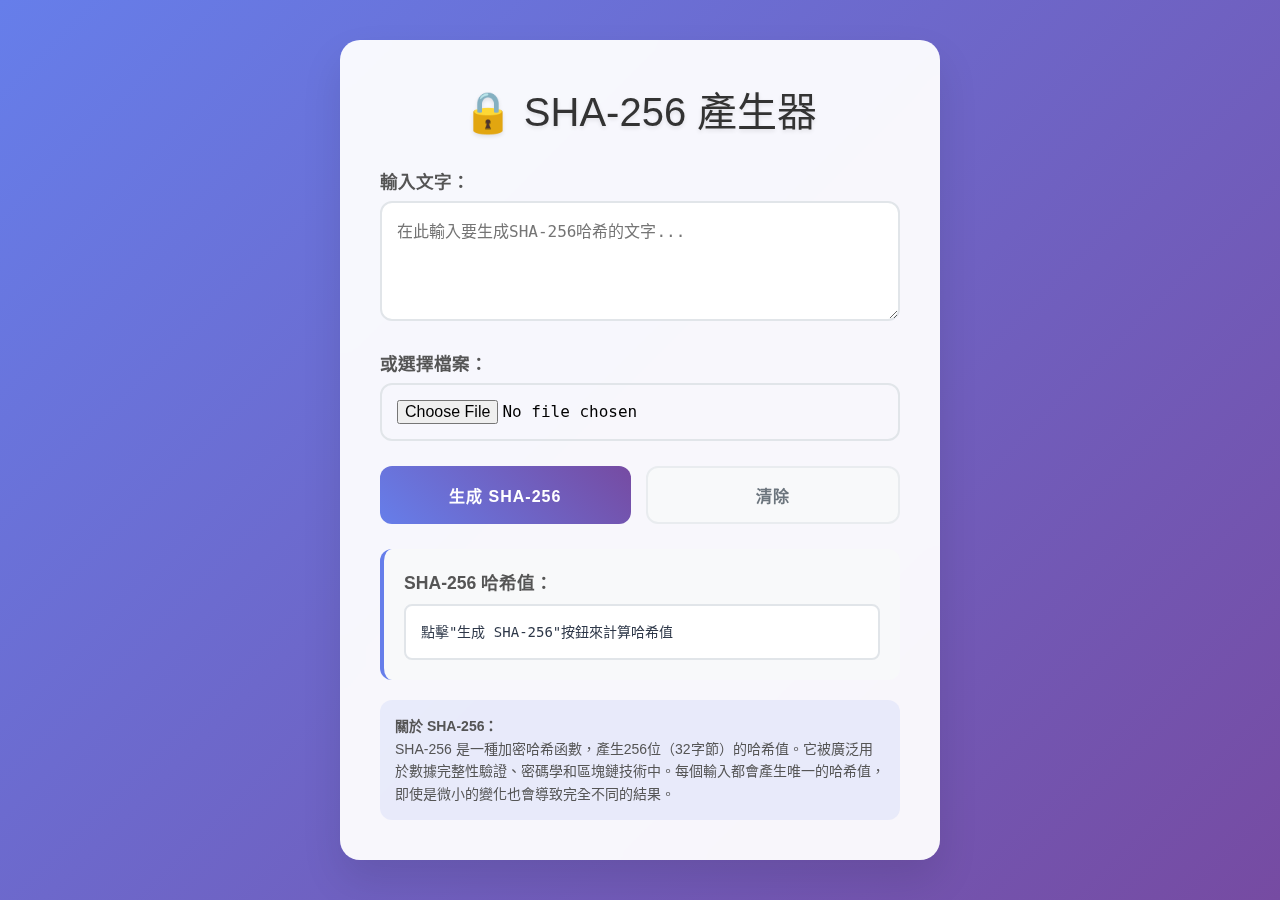
<file: api/sha256.html>
<!DOCTYPE html>
<html lang="zh-TW">

<head>
    <meta charset="UTF-8">
    <meta name="viewport" content="width=device-width, initial-scale=1.0">
    <title>SHA-256 產生器</title>
    <style>
        * {
            box-sizing: border-box;
            margin: 0;
            padding: 0;
        }

        body {
            font-family: 'Segoe UI', Tahoma, Geneva, Verdana, sans-serif;
            background: linear-gradient(135deg, #667eea 0%, #764ba2 100%);
            min-height: 100vh;
            padding: 20px;
            display: flex;
            align-items: center;
            justify-content: center;
        }

        .container {
            background: rgba(255, 255, 255, 0.95);
            backdrop-filter: blur(10px);
            border-radius: 20px;
            padding: 40px;
            box-shadow: 0 20px 40px rgba(0, 0, 0, 0.1);
            width: 100%;
            max-width: 600px;
            animation: slideIn 0.6s ease-out;
        }

        @keyframes slideIn {
            from {
                opacity: 0;
                transform: translateY(30px);
            }

            to {
                opacity: 1;
                transform: translateY(0);
            }
        }

        h1 {
            text-align: center;
            margin-bottom: 30px;
            color: #333;
            font-size: 2.5em;
            font-weight: 300;
            text-shadow: 0 2px 4px rgba(0, 0, 0, 0.1);
        }

        .input-group {
            margin-bottom: 25px;
        }

        label {
            display: block;
            margin-bottom: 8px;
            font-weight: 600;
            color: #555;
            font-size: 1.1em;
        }

        textarea,
        input[type="file"] {
            width: 100%;
            padding: 15px;
            border: 2px solid #e1e5e9;
            border-radius: 12px;
            font-size: 16px;
            font-family: 'Consolas', 'Monaco', monospace;
            transition: all 0.3s ease;
            resize: vertical;
        }

        textarea {
            min-height: 120px;
        }

        textarea:focus,
        input[type="file"]:focus {
            outline: none;
            border-color: #667eea;
            box-shadow: 0 0 0 3px rgba(102, 126, 234, 0.1);
        }

        .buttons {
            display: flex;
            gap: 15px;
            margin-bottom: 25px;
            flex-wrap: wrap;
        }

        button {
            flex: 1;
            min-width: 120px;
            padding: 15px 25px;
            border: none;
            border-radius: 12px;
            font-size: 16px;
            font-weight: 600;
            cursor: pointer;
            transition: all 0.3s ease;
            text-transform: uppercase;
            letter-spacing: 1px;
        }

        .btn-primary {
            background: linear-gradient(45deg, #667eea, #764ba2);
            color: white;
        }

        .btn-primary:hover {
            transform: translateY(-2px);
            box-shadow: 0 8px 25px rgba(102, 126, 234, 0.3);
        }

        .btn-secondary {
            background: #f8f9fa;
            color: #6c757d;
            border: 2px solid #e9ecef;
        }

        .btn-secondary:hover {
            background: #e9ecef;
            transform: translateY(-1px);
        }

        .result-section {
            background: #f8f9fa;
            border-radius: 12px;
            padding: 20px;
            border-left: 4px solid #667eea;
        }

        .result-label {
            font-weight: 600;
            color: #555;
            margin-bottom: 10px;
            font-size: 1.1em;
        }

        .hash-output {
            background: #fff;
            border: 2px solid #e1e5e9;
            border-radius: 8px;
            padding: 15px;
            font-family: 'Consolas', 'Monaco', monospace;
            font-size: 14px;
            word-break: break-all;
            line-height: 1.6;
            color: #2d3748;
            min-height: 50px;
            display: flex;
            align-items: center;
        }

        .copy-btn {
            margin-top: 10px;
            padding: 8px 16px;
            background: #28a745;
            color: white;
            border: none;
            border-radius: 6px;
            cursor: pointer;
            font-size: 14px;
            transition: all 0.3s ease;
        }

        .copy-btn:hover {
            background: #218838;
        }

        .info {
            margin-top: 20px;
            padding: 15px;
            background: rgba(102, 126, 234, 0.1);
            border-radius: 12px;
            font-size: 14px;
            color: #555;
            line-height: 1.6;
        }
    </style>
</head>

<body>
    <div class="container">
        <h1>🔒 SHA-256 產生器</h1>

        <div class="input-group">
            <label for="textInput">輸入文字：</label>
            <textarea id="textInput" placeholder="在此輸入要生成SHA-256哈希的文字..."></textarea>
        </div>

        <div class="input-group">
            <label for="fileInput">或選擇檔案：</label>
            <input type="file" id="fileInput">
        </div>

        <div class="buttons">
            <button class="btn-primary" onclick="generateHash()">生成 SHA-256</button>
            <button class="btn-secondary" onclick="clearAll()">清除</button>
        </div>

        <div class="result-section">
            <div class="result-label">SHA-256 哈希值：</div>
            <div class="hash-output" id="hashOutput">點擊"生成 SHA-256"按鈕來計算哈希值</div>
            <button class="copy-btn" onclick="copyHash()" id="copyBtn" style="display: none;">複製哈希值</button>
        </div>

        <div class="info">
            <strong>關於 SHA-256：</strong><br>
            SHA-256 是一種加密哈希函數，產生256位（32字節）的哈希值。它被廣泛用於數據完整性驗證、密碼學和區塊鏈技術中。每個輸入都會產生唯一的哈希值，即使是微小的變化也會導致完全不同的結果。
        </div>
    </div>

    <script>
        async function generateHash() {
            const textInput = document.getElementById('textInput').value;
            const fileInput = document.getElementById('fileInput');
            const hashOutput = document.getElementById('hashOutput');
            const copyBtn = document.getElementById('copyBtn');

            let data;

            try {
                if (fileInput.files.length > 0) {
                    // 處理檔案
                    const file = fileInput.files[0];
                    const arrayBuffer = await file.arrayBuffer();
                    data = new Uint8Array(arrayBuffer);
                } else if (textInput.trim()) {
                    // 處理文字
                    data = new TextEncoder().encode(textInput);
                } else {
                    hashOutput.textContent = '請輸入文字或選擇檔案';
                    copyBtn.style.display = 'none';
                    return;
                }

                // 計算 SHA-256
                const hashBuffer = await crypto.subtle.digest('SHA-256', data);
                const hashArray = Array.from(new Uint8Array(hashBuffer));
                const hashHex = hashArray.map(b => b.toString(16).padStart(2, '0')).join('');

                hashOutput.textContent = hashHex;
                copyBtn.style.display = 'inline-block';

            } catch (error) {
                hashOutput.textContent = '計算哈希時發生錯誤：' + error.message;
                copyBtn.style.display = 'none';
            }
        }

        function clearAll() {
            document.getElementById('textInput').value = '';
            document.getElementById('fileInput').value = '';
            document.getElementById('hashOutput').textContent = '點擊"生成 SHA-256"按鈕來計算哈希值';
            document.getElementById('copyBtn').style.display = 'none';
        }

        async function copyHash() {
            const hashOutput = document.getElementById('hashOutput');
            const copyBtn = document.getElementById('copyBtn');

            try {
                await navigator.clipboard.writeText(hashOutput.textContent);
                const originalText = copyBtn.textContent;
                copyBtn.textContent = '已複製！';
                copyBtn.style.background = '#28a745';

                setTimeout(() => {
                    copyBtn.textContent = originalText;
                    copyBtn.style.background = '#28a745';
                }, 2000);
            } catch (error) {
                alert('複製失敗，請手動選擇並複製哈希值');
            }
        }

        // 支援拖放檔案
        const container = document.querySelector('.container');

        container.addEventListener('dragover', (e) => {
            e.preventDefault();
            container.style.background = 'rgba(255, 255, 255, 0.98)';
        });

        container.addEventListener('dragleave', (e) => {
            e.preventDefault();
            container.style.background = 'rgba(255, 255, 255, 0.95)';
        });

        container.addEventListener('drop', (e) => {
            e.preventDefault();
            container.style.background = 'rgba(255, 255, 255, 0.95)';

            const files = e.dataTransfer.files;
            if (files.length > 0) {
                document.getElementById('fileInput').files = files;
                generateHash();
            }
        });

        // 即時計算文字哈希
        document.getElementById('textInput').addEventListener('input', () => {
            const textInput = document.getElementById('textInput').value;
            if (textInput.trim()) {
                document.getElementById('fileInput').value = '';
            }
        });

        // 選擇檔案時清除文字輸入
        document.getElementById('fileInput').addEventListener('change', () => {
            if (document.getElementById('fileInput').files.length > 0) {
                document.getElementById('textInput').value = '';
            }
        });
    </script>
</body>

</html>
</file>
<file: ebook/styles.css>
* {
    margin: 0;
    padding: 0;
    box-sizing: border-box;
}

body {
    font-family: 'Microsoft JhengHei', sans-serif;
    background: linear-gradient(135deg, #667eea 0%, #764ba2 100%);
    min-height: 100vh;
}

.container {
    max-width: 1200px;
    margin: 0 auto;
    padding: 20px;
}

.header {
    background: rgba(255, 255, 255, 0.95);
    backdrop-filter: blur(10px);
    padding: 20px;
    border-radius: 15px;
    margin-bottom: 30px;
    box-shadow: 0 10px 30px rgba(0, 0, 0, 0.2);
    display: flex;
    justify-content: space-between;
    align-items: center;
}

.logo {
    font-size: 28px;
    font-weight: bold;
    color: #667eea;
}

.nav-buttons {
    display: flex;
    gap: 15px;
}

.btn {
    padding: 10px 20px;
    border: none;
    border-radius: 25px;
    cursor: pointer;
    font-size: 14px;
    font-weight: bold;
    transition: all 0.3s ease;
}

.btn-primary {
    background: linear-gradient(45deg, #667eea, #764ba2);
    color: white;
}

.btn-primary:hover {
    transform: translateY(-2px);
    box-shadow: 0 5px 15px rgba(102, 126, 234, 0.4);
}

.btn-secondary {
    background: rgba(255, 255, 255, 0.8);
    color: #333;
    border: 2px solid #667eea;
}

.btn-secondary:hover {
    background: #667eea;
    color: white;
}

.section {
    background: rgba(255, 255, 255, 0.95);
    backdrop-filter: blur(10px);
    border-radius: 15px;
    padding: 30px;
    margin-bottom: 30px;
    box-shadow: 0 10px 30px rgba(0, 0, 0, 0.1);
    display: none;
}

.section.active {
    display: block;
}

.login-form {
    max-width: 400px;
    margin: 0 auto;
    text-align: center;
}

.form-group {
    margin-bottom: 20px;
    text-align: left;
}

.form-group label {
    display: block;
    margin-bottom: 8px;
    font-weight: bold;
    color: #333;
}

.form-group input,
.form-group textarea,
.form-group select {
    width: 100%;
    padding: 12px;
    border: 2px solid #e1e1e1;
    border-radius: 8px;
    font-size: 14px;
    transition: border-color 0.3s ease;
}

.form-group input:focus,
.form-group textarea:focus,
.form-group select:focus {
    outline: none;
    border-color: #667eea;
}

.categories {
    display: flex;
    flex-wrap: wrap;
    gap: 15px;
    margin-bottom: 30px;
}

.category-btn {
    padding: 12px 25px;
    background: rgba(255, 255, 255, 0.8);
    border: 2px solid #667eea;
    border-radius: 25px;
    cursor: pointer;
    transition: all 0.3s ease;
    font-weight: bold;
}

.category-btn:hover,
.category-btn.active {
    background: #667eea;
    color: white;
    transform: translateY(-2px);
    box-shadow: 0 5px 15px rgba(102, 126, 234, 0.3);
}

.ebooks-grid {
    display: grid;
    grid-template-columns: repeat(auto-fill, minmax(200px, 1fr));
    gap: 25px;
    margin-bottom: 30px;
}

.ebook-card {
    background: white;
    border-radius: 15px;
    padding: 20px;
    text-align: center;
    cursor: pointer;
    transition: all 0.3s ease;
    box-shadow: 0 5px 20px rgba(0, 0, 0, 0.1);
    position: relative;
}

.ebook-card:hover {
    transform: translateY(-5px);
    box-shadow: 0 15px 40px rgba(0, 0, 0, 0.2);
}

.ebook-card.login-required {
    border: 2px solid #ffc107;
    background: linear-gradient(135deg, #fff3cd, #ffffff);
}

.ebook-card.login-required::before {
    content: "🔒";
    position: absolute;
    top: 10px;
    right: 10px;
    font-size: 16px;
    color: #856404;
}

.ebook-cover {
    width: 120px;
    height: 160px;
    background: linear-gradient(135deg, #667eea, #764ba2);
    border-radius: 10px;
    margin: 0 auto 15px;
    display: flex;
    align-items: center;
    justify-content: center;
    color: white;
    font-size: 12px;
    background-size: cover;
    background-position: center;
}

.ebook-title {
    font-weight: bold;
    margin-bottom: 10px;
    color: #333;
}

.ebook-categories {
    font-size: 12px;
    color: #666;
    margin-bottom: 8px;
    display: flex;
    flex-wrap: wrap;
    justify-content: center;
    gap: 5px;
}

.ebook-category-tag {
    background: #e9ecef;
    padding: 2px 8px;
    border-radius: 12px;
    font-size: 10px;
}

.ebook-views {
    color: #666;
    font-size: 14px;
}

.pagination {
    display: flex;
    justify-content: center;
    gap: 10px;
    margin-top: 30px;
}

.page-btn {
    padding: 8px 15px;
    border: 2px solid #667eea;
    background: white;
    border-radius: 20px;
    cursor: pointer;
    transition: all 0.3s ease;
}

.page-btn:hover,
.page-btn.active {
    background: #667eea;
    color: white;
}

.admin-table {
    width: 100%;
    border-collapse: collapse;
    margin-top: 20px;
}

.admin-table th,
.admin-table td {
    padding: 12px;
    text-align: left;
    border-bottom: 1px solid #e1e1e1;
}

.admin-table th {
    background: #f8f9fa;
    font-weight: bold;
}

.admin-table img {
    width: 50px;
    height: 60px;
    object-fit: cover;
    border-radius: 5px;
}

.action-buttons {
    display: flex;
    gap: 10px;
}

.btn-edit {
    background: #28a745;
    color: white;
    padding: 5px 10px;
    border: none;
    border-radius: 5px;
    cursor: pointer;
    font-size: 12px;
}

.btn-delete {
    background: #dc3545;
    color: white;
    padding: 5px 10px;
    border: none;
    border-radius: 5px;
    cursor: pointer;
    font-size: 12px;
}

.modal {
    display: none;
    position: fixed;
    top: 0;
    left: 0;
    width: 100%;
    height: 100%;
    background: rgba(0, 0, 0, 0.5);
    z-index: 1000;
}

.modal-content {
    position: absolute;
    top: 50%;
    left: 50%;
    transform: translate(-50%, -50%);
    background: white;
    padding: 30px;
    border-radius: 15px;
    width: 90%;
    max-width: 500px;
    max-height: 80vh;
    overflow-y: auto;
}

.modal-header {
    display: flex;
    justify-content: space-between;
    align-items: center;
    margin-bottom: 20px;
}

.close {
    font-size: 24px;
    cursor: pointer;
    color: #999;
}

.close:hover {
    color: #333;
}

.user-info {
    text-align: right;
    color: #666;
    margin-bottom: 10px;
}

/* 分類多選框樣式 */
.category-checkboxes {
    display: grid;
    grid-template-columns: repeat(auto-fit, minmax(120px, 1fr));
    gap: 10px;
    padding: 10px;
    border: 2px solid #e1e1e1;
    border-radius: 8px;
    background: #f8f9fa;
}

.category-checkbox {
    display: flex;
    align-items: center;
    gap: 8px;
    padding: 8px;
    background: white;
    border-radius: 6px;
    transition: all 0.3s ease;
}

.category-checkbox:hover {
    background: #e9ecef;
}

.category-checkbox input[type="checkbox"] {
    width: auto;
    margin: 0;
}

.category-checkbox label {
    margin: 0;
    font-weight: normal;
    cursor: pointer;
    flex: 1;
}

/* 權限狀態標籤 */
.permission-badge {
    padding: 4px 8px;
    border-radius: 12px;
    font-size: 12px;
    font-weight: bold;
}

.permission-public {
    background: #d4edda;
    color: #155724;
}

.permission-private {
    background: #f8d7da;
    color: #721c24;
}

/* 勾選框標籤樣式 */
.checkbox-label {
    display: flex;
    align-items: center;
    gap: 10px;
    cursor: pointer;
    margin-bottom: 0;
}

.checkbox-label input[type="checkbox"] {
    width: auto;
    margin: 0;
}

/* 搜尋功能樣式 */
.search-container {
    margin-bottom: 25px;
}

.search-box {
    display: flex;
    align-items: center;
    background: white;
    border: 2px solid #667eea;
    border-radius: 25px;
    padding: 5px;
    box-shadow: 0 3px 10px rgba(0, 0, 0, 0.1);
    transition: all 0.3s ease;
}

.search-box:focus-within {
    border-color: #764ba2;
    box-shadow: 0 5px 20px rgba(102, 126, 234, 0.3);
}

.search-box input {
    flex: 1;
    border: none;
    outline: none;
    padding: 12px 20px;
    font-size: 16px;
    background: transparent;
    color: #333;
}

.search-box input::placeholder {
    color: #999;
}

.search-btn,
.clear-btn {
    background: none;
    border: none;
    padding: 10px 15px;
    cursor: pointer;
    font-size: 16px;
    color: #667eea;
    border-radius: 50%;
    transition: all 0.3s ease;
    display: flex;
    align-items: center;
    justify-content: center;
}

.search-btn:hover,
.clear-btn:hover {
    background: #f0f0f0;
    transform: scale(1.1);
}

.clear-btn {
    color: #dc3545;
    font-size: 14px;
    margin-left: 5px;
}

.search-status {
    margin-top: 10px;
    font-size: 14px;
    color: #666;
    text-align: center;
    padding: 8px;
    background: rgba(102, 126, 234, 0.1);
    border-radius: 15px;
    display: none;
}

.search-status.show {
    display: block;
}

.search-status.no-results {
    background: rgba(220, 53, 69, 0.1);
    color: #dc3545;
}

.search-status.has-results {
    background: rgba(40, 167, 69, 0.1);
    color: #28a745;
}

/* 搜尋結果高亮 */
.search-highlight {
    background: linear-gradient(120deg, #667eea 0%, #764ba2 100%);
    color: white;
    padding: 2px 4px;
    border-radius: 3px;
    font-weight: bold;
}

/* 排序選擇器樣式 */
#sortOption,
#adminSortOption {
    font-family: 'Microsoft JhengHei', sans-serif;
    color: #333;
    background: white;
    transition: all 0.3s ease;
}

#sortOption:focus,
#adminSortOption:focus {
    outline: none;
    border-color: #764ba2;
    box-shadow: 0 0 10px rgba(102, 126, 234, 0.3);
}

#sortOption:hover,
#adminSortOption:hover {
    border-color: #764ba2;
}

@media (max-width: 768px) {
    .header {
        flex-direction: column;
        gap: 15px;
    }

    .ebooks-grid {
        grid-template-columns: repeat(auto-fill, minmax(150px, 1fr));
        gap: 15px;
    }

    .categories {
        justify-content: center;
    }

    .category-checkboxes {
        grid-template-columns: 1fr;
    }

    /* 手機版排序選項調整 */
    #sortOption,
    #adminSortOption {
        width: 100%;
        margin-top: 10px;
    }

    /* 手機版搜尋框調整 */
    .search-box input {
        font-size: 16px;
        /* 防止 iOS 縮放 */
    }
}
</file>
